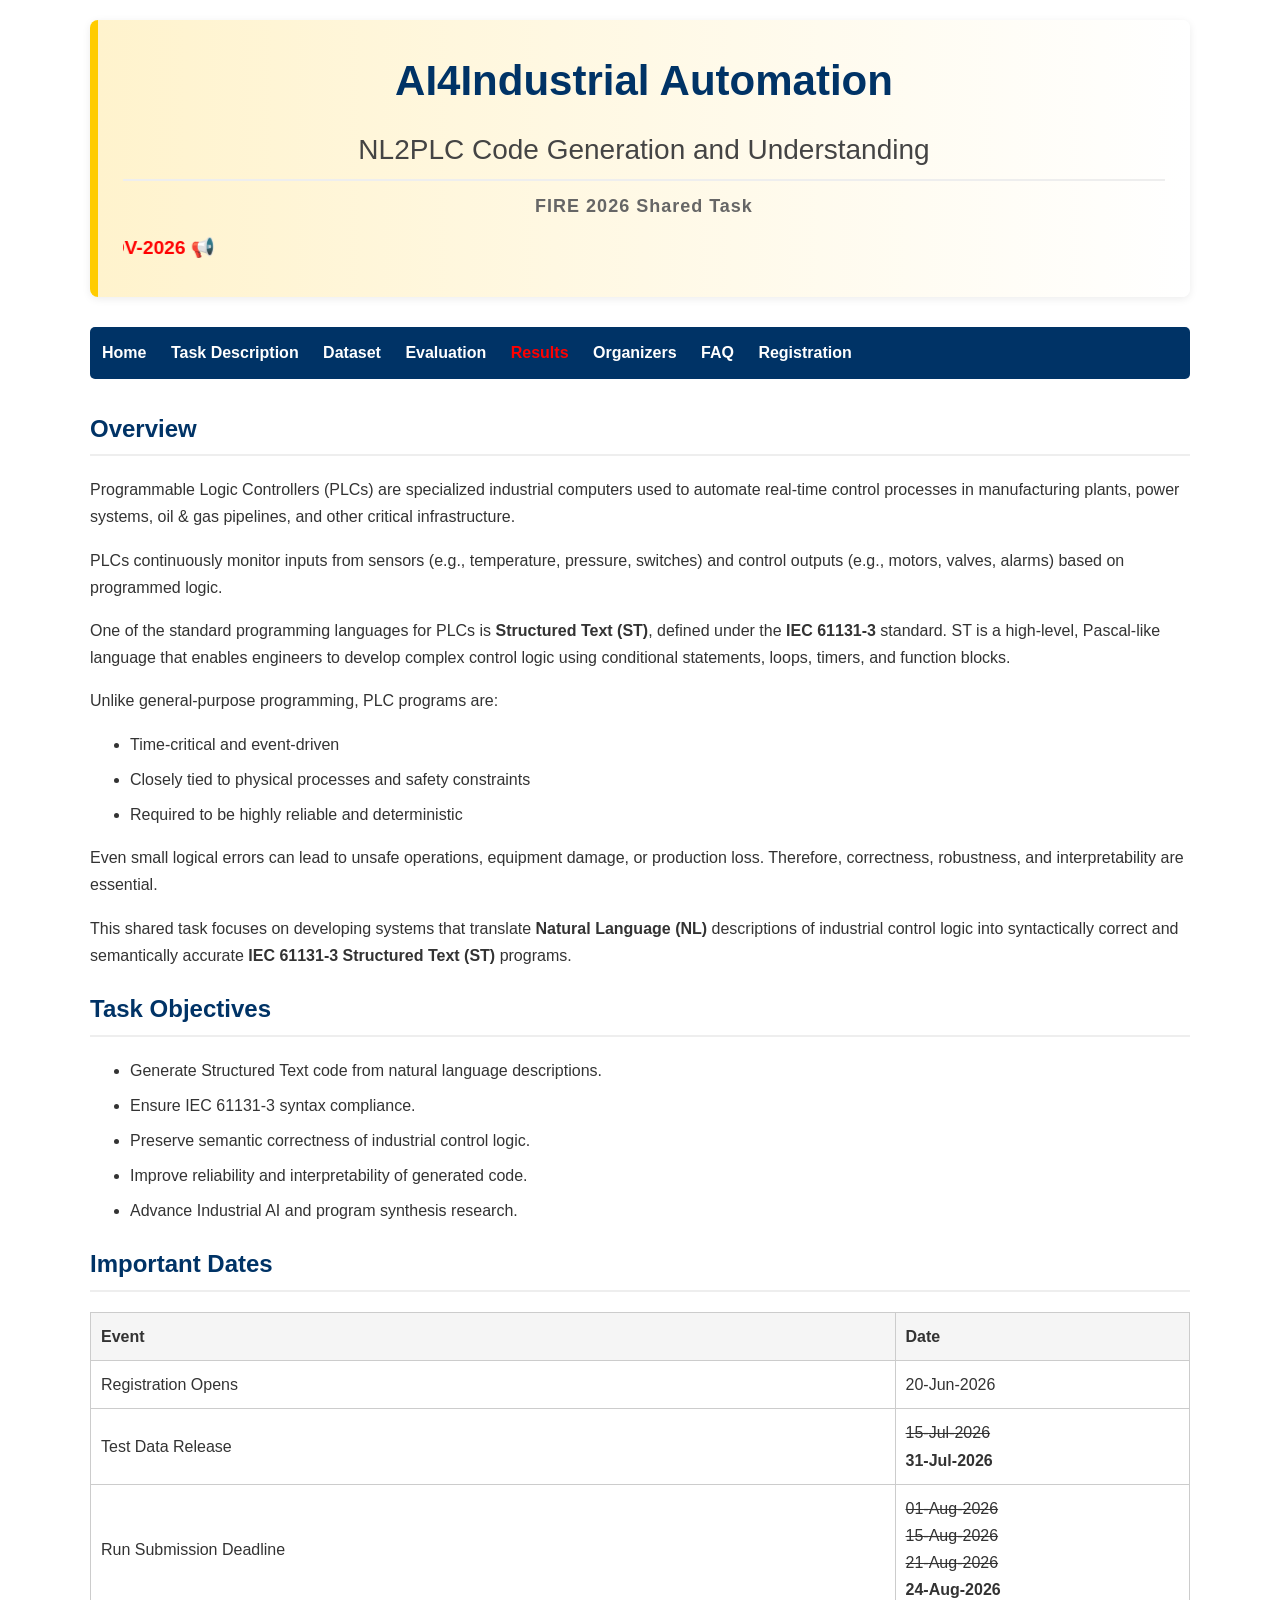
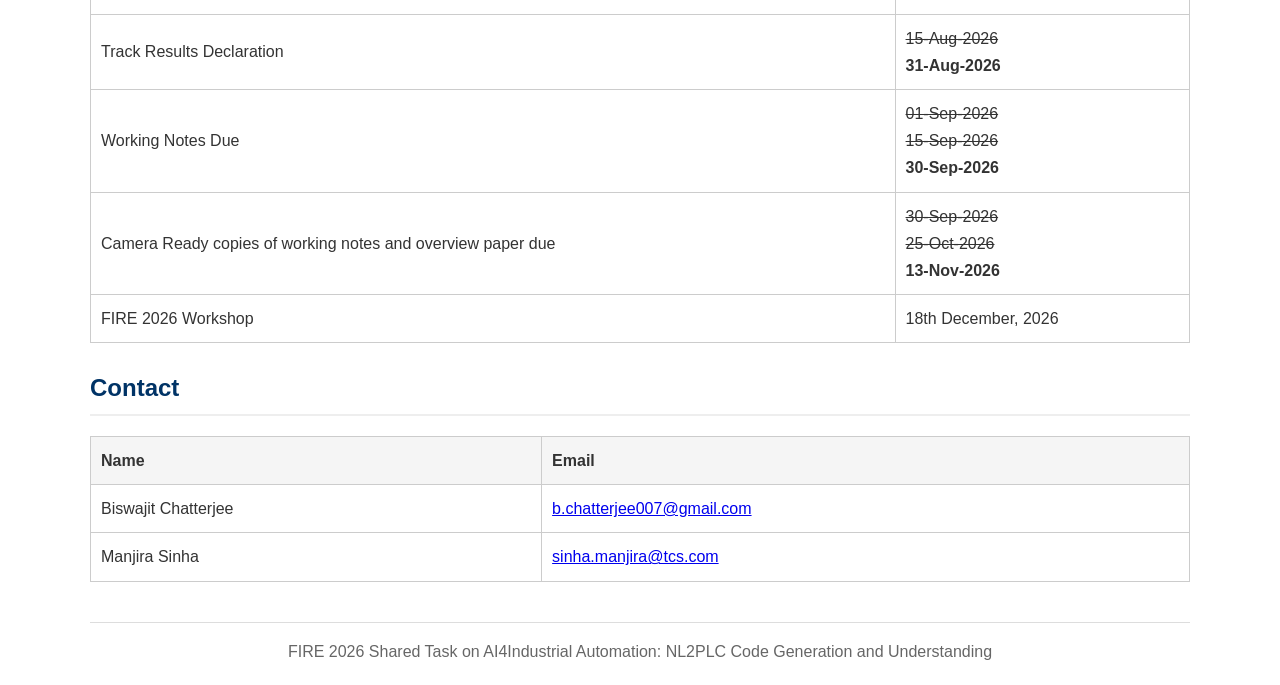
<file: index.html>
<!DOCTYPE html>
<html lang="en">
<head>
    <meta charset="UTF-8">
    <meta name="viewport" content="width=device-width, initial-scale=1.0">
    <title>FIRE 2026 Shared Task | AI4Industrial Automation</title>

    <link rel="stylesheet" href="css/style.css">
    <style>
    nav a.results-link {
        color: red;
        }
    </style>
</head>

<body>

<div class="banner">

    <h1 class="main-title">
        AI4Industrial Automation
    </h1>

    <h2 class="task-title">
        NL2PLC Code Generation and Understanding
    </h2>

    <div class="subtitle">
    FIRE 2026 Shared Task
</div>

<marquee direction="right" scrollamount="6" style="color:red;font-weight:bold;font-size:1.2em;margin-top:10px;">
    📢 Registration is now closed | Run Submission is now CLOSED | Leaderboard Published | Working Note Submission is CLOSED | Camera Ready Submission is OPEN | Deadline: 13-NOV-2026 📢 
</marquee>

</div>

<nav>
    <a href="index.html">Home</a>
    <a href="task.html">Task Description</a>
    <a href="dataset.html">Dataset</a>
    <a href="evaluation.html">Evaluation</a>
    <a href="results.html" class="results-link">Results</a>
    <a href="organizers.html">Organizers</a>
    <a href="faq.html">FAQ</a>
    <a href="registration.html">Registration</a>
</nav>

<h2>Overview</h2>

<p>
Programmable Logic Controllers (PLCs) are specialized industrial computers used
to automate real-time control processes in manufacturing plants, power systems,
oil & gas pipelines, and other critical infrastructure.
</p>

<p>
PLCs continuously monitor inputs from sensors (e.g., temperature, pressure,
switches) and control outputs (e.g., motors, valves, alarms) based on
programmed logic.
</p>

<p>
One of the standard programming languages for PLCs is
<strong>Structured Text (ST)</strong>, defined under the
<strong>IEC 61131-3</strong> standard. ST is a high-level,
Pascal-like language that enables engineers to develop complex control logic
using conditional statements, loops, timers, and function blocks.
</p>

<p>
Unlike general-purpose programming, PLC programs are:
</p>

<ul>
    <li>Time-critical and event-driven</li>
    <li>Closely tied to physical processes and safety constraints</li>
    <li>Required to be highly reliable and deterministic</li>
</ul>

<p>
Even small logical errors can lead to unsafe operations, equipment damage,
or production loss. Therefore, correctness, robustness, and interpretability
are essential.
</p>

<p>
This shared task focuses on developing systems that translate
<strong>Natural Language (NL)</strong> descriptions of industrial control logic
into syntactically correct and semantically accurate
<strong>IEC 61131-3 Structured Text (ST)</strong> programs.
</p>

<h2>Task Objectives</h2>

<ul>
    <li>Generate Structured Text code from natural language descriptions.</li>
    <li>Ensure IEC 61131-3 syntax compliance.</li>
    <li>Preserve semantic correctness of industrial control logic.</li>
    <li>Improve reliability and interpretability of generated code.</li>
    <li>Advance Industrial AI and program synthesis research.</li>
</ul>

<h2>Important Dates</h2>

<table>
    <tr>
        <th>Event</th>
        <th>Date</th>
    </tr>
    <tr>
        <td>Registration Opens</td>
        <td>20-Jun-2026</td>
    </tr>
        <tr>
        <td>Test Data Release</td>
        <td><del>15-Jul-2026</del><br>
            <strong>31-Jul-2026</strong></td>
    </tr>
<tr>
    <td>Run Submission Deadline</td>
    <td>
        <del>01-Aug-2026</del><br>
        <del>15-Aug-2026</del><br>
        <del>21-Aug-2026</del><br>
        <strong>24-Aug-2026</strong>
    </td>
</tr>
    <tr>
        <td>Track Results Declaration</td>
        <td><del>15-Aug-2026</del><br>
            <strong>31-Aug-2026</strong></td>
    </tr>
    <tr>
        <td>Working Notes Due</td>
        <td><del>01-Sep-2026</del><br>
            <del>15-Sep-2026</del><br>
            <strong>30-Sep-2026</strong></td>
    </tr>
    <tr>
        <td>Camera Ready copies of working notes and overview paper due</td>
        <td><del>30-Sep-2026</del><br>
        <del>25-Oct-2026</del><br>
        <strong>13-Nov-2026</strong></td>
    </tr>
    <tr>
        <td>FIRE 2026 Workshop</td>
        <td> 18th December, 2026</td>
    </tr>
</table>

<h2>Contact</h2>

<table border="1" cellpadding="5" cellspacing="0">
    <tr>
        <th>Name</th>
        <th>Email</th>
    </tr>
    <tr>
        <td>Biswajit Chatterjee</td>
        <td><a href="mailto:b.chatterjee007@gmail.com">b.chatterjee007@gmail.com</a></td>
    </tr>
    <tr>
        <td>Manjira Sinha</td>
        <td><a href="mailto:sinha.manjira@tcs.com">sinha.manjira@tcs.com</a></td>
    </tr>
</table>

<div class="footer">
    FIRE 2026 Shared Task on AI4Industrial Automation:
    NL2PLC Code Generation and Understanding
</div>

</body>
</html>
</file>
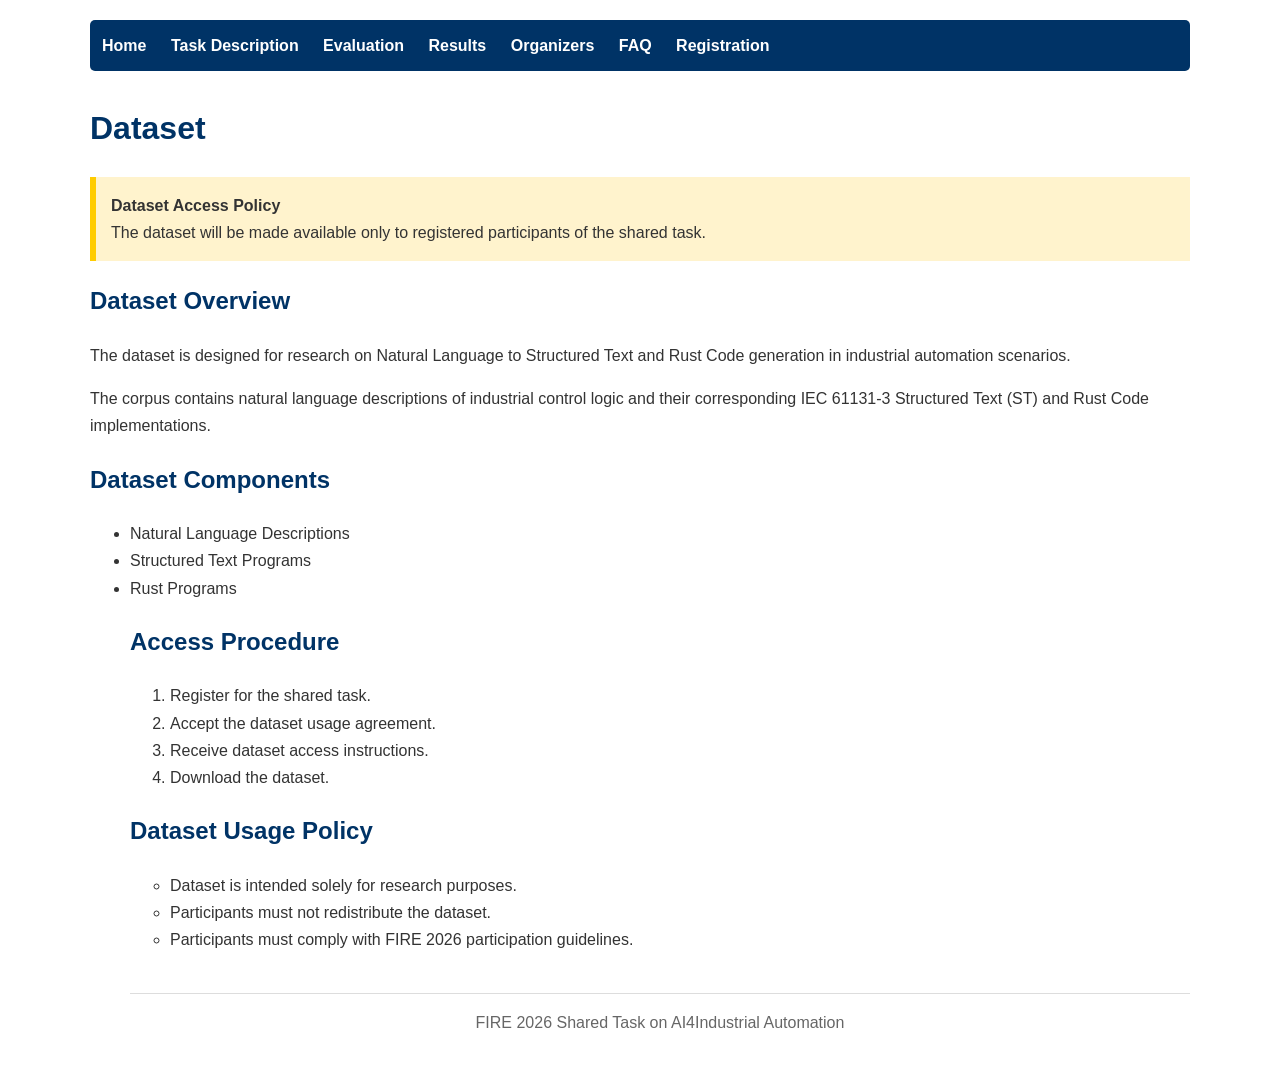
<file: dataset.html>
<!DOCTYPE html>
<html lang="en">
<head>
    <meta charset="UTF-8">
    <meta name="viewport" content="width=device-width, initial-scale=1.0">
    <title>Dataset | FIRE 2026 Shared Task</title>

    <style>
        body {
            font-family: Arial, Helvetica, sans-serif;
            max-width: 1100px;
            margin: auto;
            padding: 20px;
            line-height: 1.7;
            color: #333;
        }

        nav {
            background: #003366;
            padding: 12px;
            border-radius: 5px;
            margin-bottom: 30px;
        }

        nav a {
            color: white;
            text-decoration: none;
            margin-right: 20px;
            font-weight: bold;
        }

        h1, h2 {
            color: #003366;
        }

        .notice {
            background: #fff3cd;
            border-left: 6px solid #ffcc00;
            padding: 15px;
            margin: 20px 0;
        }

        .footer {
            margin-top: 40px;
            border-top: 1px solid #ddd;
            padding-top: 15px;
            text-align: center;
            color: #666;
        }
    </style>
</head>

<body>

<nav>
    <a href="index.html">Home</a>
    <a href="task.html">Task Description</a>
    <a href="evaluation.html">Evaluation</a>
    <a href="results.html">Results</a>
    <a href="organizers.html">Organizers</a>
    <a href="faq.html">FAQ</a>
    <a href="registration.html">Registration</a>
</nav>

<h1>Dataset</h1>

<div class="notice">
<b>Dataset Access Policy</b><br>
The dataset will be made available only to registered participants of the shared task.
</div>

<h2>Dataset Overview</h2>

<p>
The dataset is designed for research on Natural Language to Structured Text and Rust Code 
generation in industrial automation scenarios.
</p>

<p>
The corpus contains natural language descriptions of industrial control logic
and their corresponding IEC 61131-3 Structured Text (ST) and Rust Code implementations.
</p>

<h2>Dataset Components</h2>

<ul>
    <li>Natural Language Descriptions</li>
    <li>Structured Text Programs</li>
    <li>Rust Programs</li
</ul>

<h2>Access Procedure</h2>

<ol>
    <li>Register for the shared task.</li>
    <li>Accept the dataset usage agreement.</li>
    <li>Receive dataset access instructions.</li>
    <li>Download the dataset.</li>
</ol>

<h2>Dataset Usage Policy</h2>

<ul>
    <li>Dataset is intended solely for research purposes.</li>
    <li>Participants must not redistribute the dataset.</li>
    <li>Participants must comply with FIRE 2026 participation guidelines.</li>
</ul>

<div class="footer">
FIRE 2026 Shared Task on AI4Industrial Automation
</div>

</body>
</html>
</file>
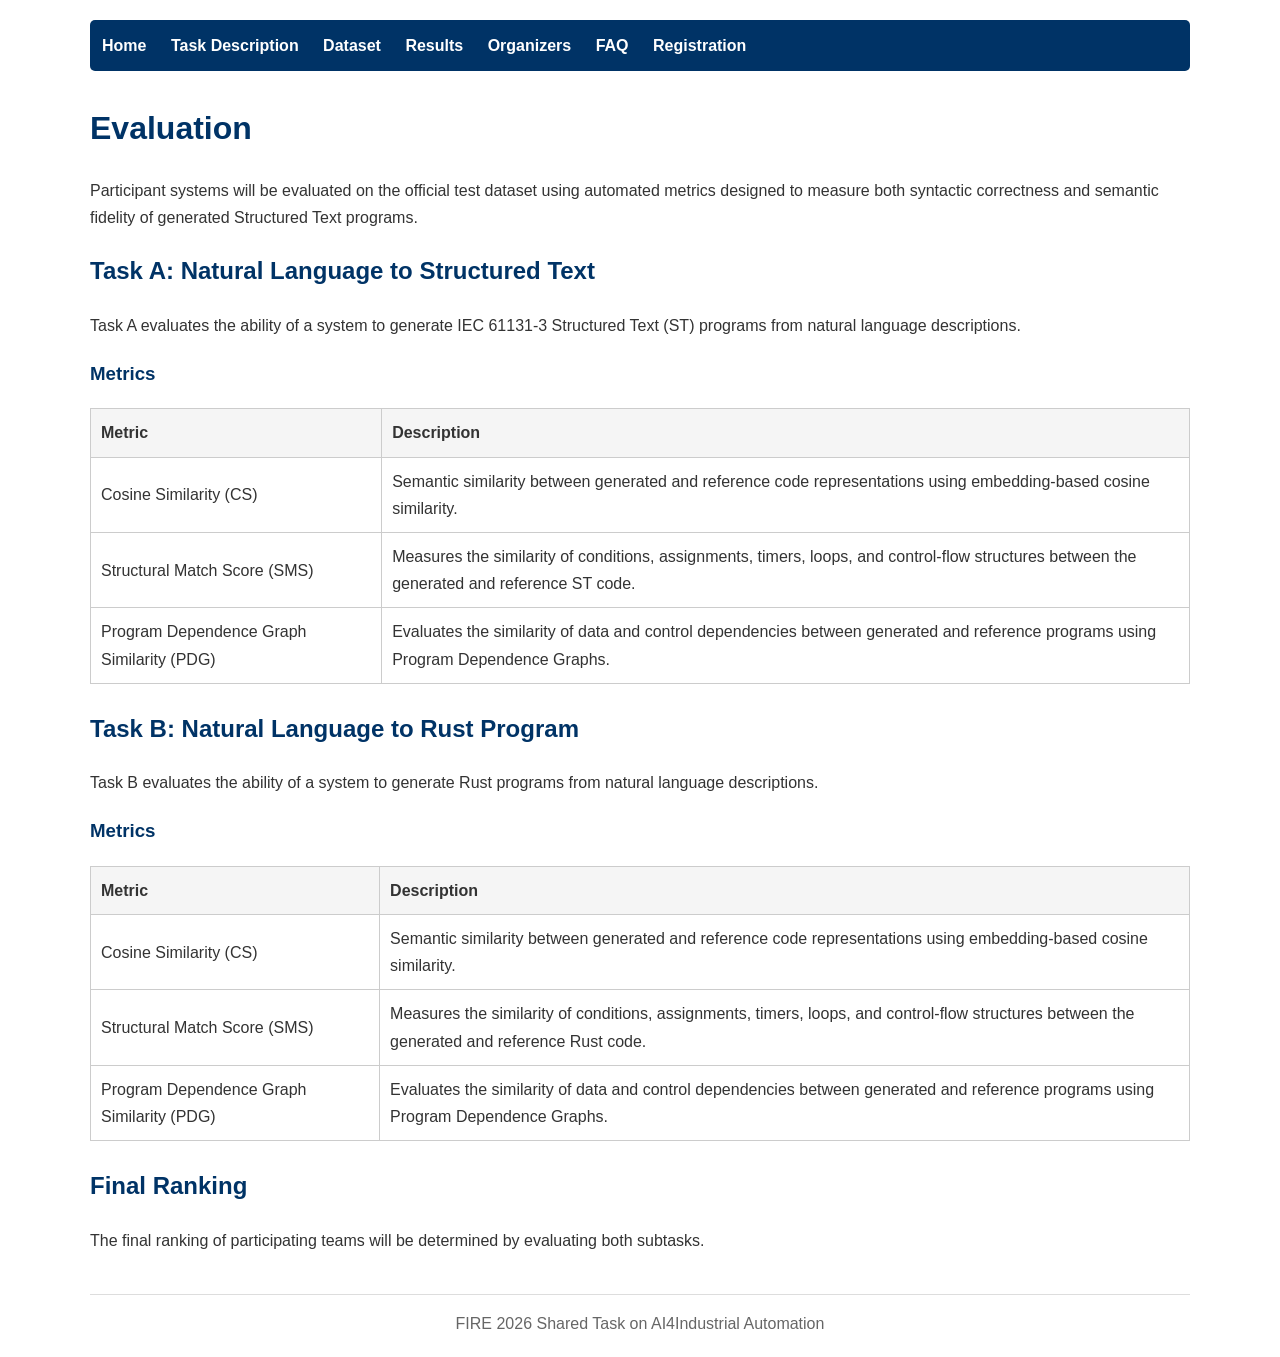
<file: evaluation.html>
<!DOCTYPE html>
<html lang="en">
<head>
    <meta charset="UTF-8">
    <meta name="viewport" content="width=device-width, initial-scale=1.0">
    <title>Evaluation | FIRE 2026 Shared Task</title>

    <style>
        body {
            font-family: Arial, Helvetica, sans-serif;
            max-width: 1100px;
            margin: auto;
            padding: 20px;
            line-height: 1.7;
            color: #333;
        }

        nav {
            background: #003366;
            padding: 12px;
            border-radius: 5px;
            margin-bottom: 30px;
        }

        nav a {
            color: white;
            text-decoration: none;
            margin-right: 20px;
            font-weight: bold;
        }

        h1, h2, h3 {
            color: #003366;
        }

        .formula {
            background: #f4f4f4;
            border-left: 5px solid #003366;
            padding: 15px;
            margin: 15px 0;
            font-weight: bold;
        }

        table {
            width: 100%;
            border-collapse: collapse;
            margin-top: 15px;
            margin-bottom: 25px;
        }

        table, th, td {
            border: 1px solid #cccccc;
        }

        th {
            background: #f5f5f5;
        }

        th, td {
            padding: 10px;
            text-align: left;
        }

        .footer {
            margin-top: 40px;
            border-top: 1px solid #ddd;
            padding-top: 15px;
            text-align: center;
            color: #666;
        }
    </style>
</head>

<body>

<nav>
    <a href="index.html">Home</a>
    <a href="task.html">Task Description</a>
    <a href="dataset.html">Dataset</a>
    <a href="results.html">Results</a>
    <a href="organizers.html">Organizers</a>
    <a href="faq.html">FAQ</a>
    <a href="registration.html">Registration</a>
</nav>

<h1>Evaluation</h1>

<p>
Participant systems will be evaluated on the official test dataset
using automated metrics designed to measure both syntactic correctness
and semantic fidelity of generated Structured Text programs.
</p>

<h2>Task A: Natural Language to Structured Text</h2>

<p>
Task A evaluates the ability of a system to generate IEC 61131-3
Structured Text (ST) programs from natural language descriptions.
</p>

<h3>Metrics</h3>

<table>
    <tr>
        <th>Metric</th>
        <th>Description</th>
    </tr>
    <tr>
        <td>Cosine Similarity (CS)</td>
        <td>Semantic similarity between generated and reference code representations using embedding-based cosine similarity.</td>
    </tr>
    <tr>
        <td>Structural Match Score (SMS)</td>
        <td>Measures the similarity of conditions, assignments, timers, loops, and control-flow structures between the generated and reference ST code.</td>
    </tr>

    <tr>
        <td>Program Dependence Graph Similarity (PDG)</td>
        <td>Evaluates the similarity of data and control dependencies between generated and reference programs using Program Dependence Graphs.</td>
    </tr>
</table>

<h2>Task B: Natural Language to Rust Program</h2>

<p>
Task B evaluates the ability of a system to generate Rust programs from natural language descriptions.
</p>

<h3>Metrics</h3>

<table>
<tr>
    <th>Metric</th>
    <th>Description</th>
</tr>
<tr>
        <td>Cosine Similarity (CS)</td>
        <td>Semantic similarity between generated and reference code representations using embedding-based cosine similarity.</td>
    </tr>
    <tr>
        <td>Structural Match Score (SMS)</td>
        <td>Measures the similarity of conditions, assignments, timers, loops, and control-flow structures between the generated and reference Rust code.</td>
    </tr>

    <tr>
        <td>Program Dependence Graph Similarity (PDG)</td>
        <td>Evaluates the similarity of data and control dependencies between generated and reference programs using Program Dependence Graphs.</td>
    </tr>
</table>

<h2>Final Ranking</h2>

<p>
The final ranking of participating teams will be determined by 
evaluating both subtasks.
</p>

<div class="footer">
FIRE 2026 Shared Task on AI4Industrial Automation
</div>

</body>
</html>
</file>
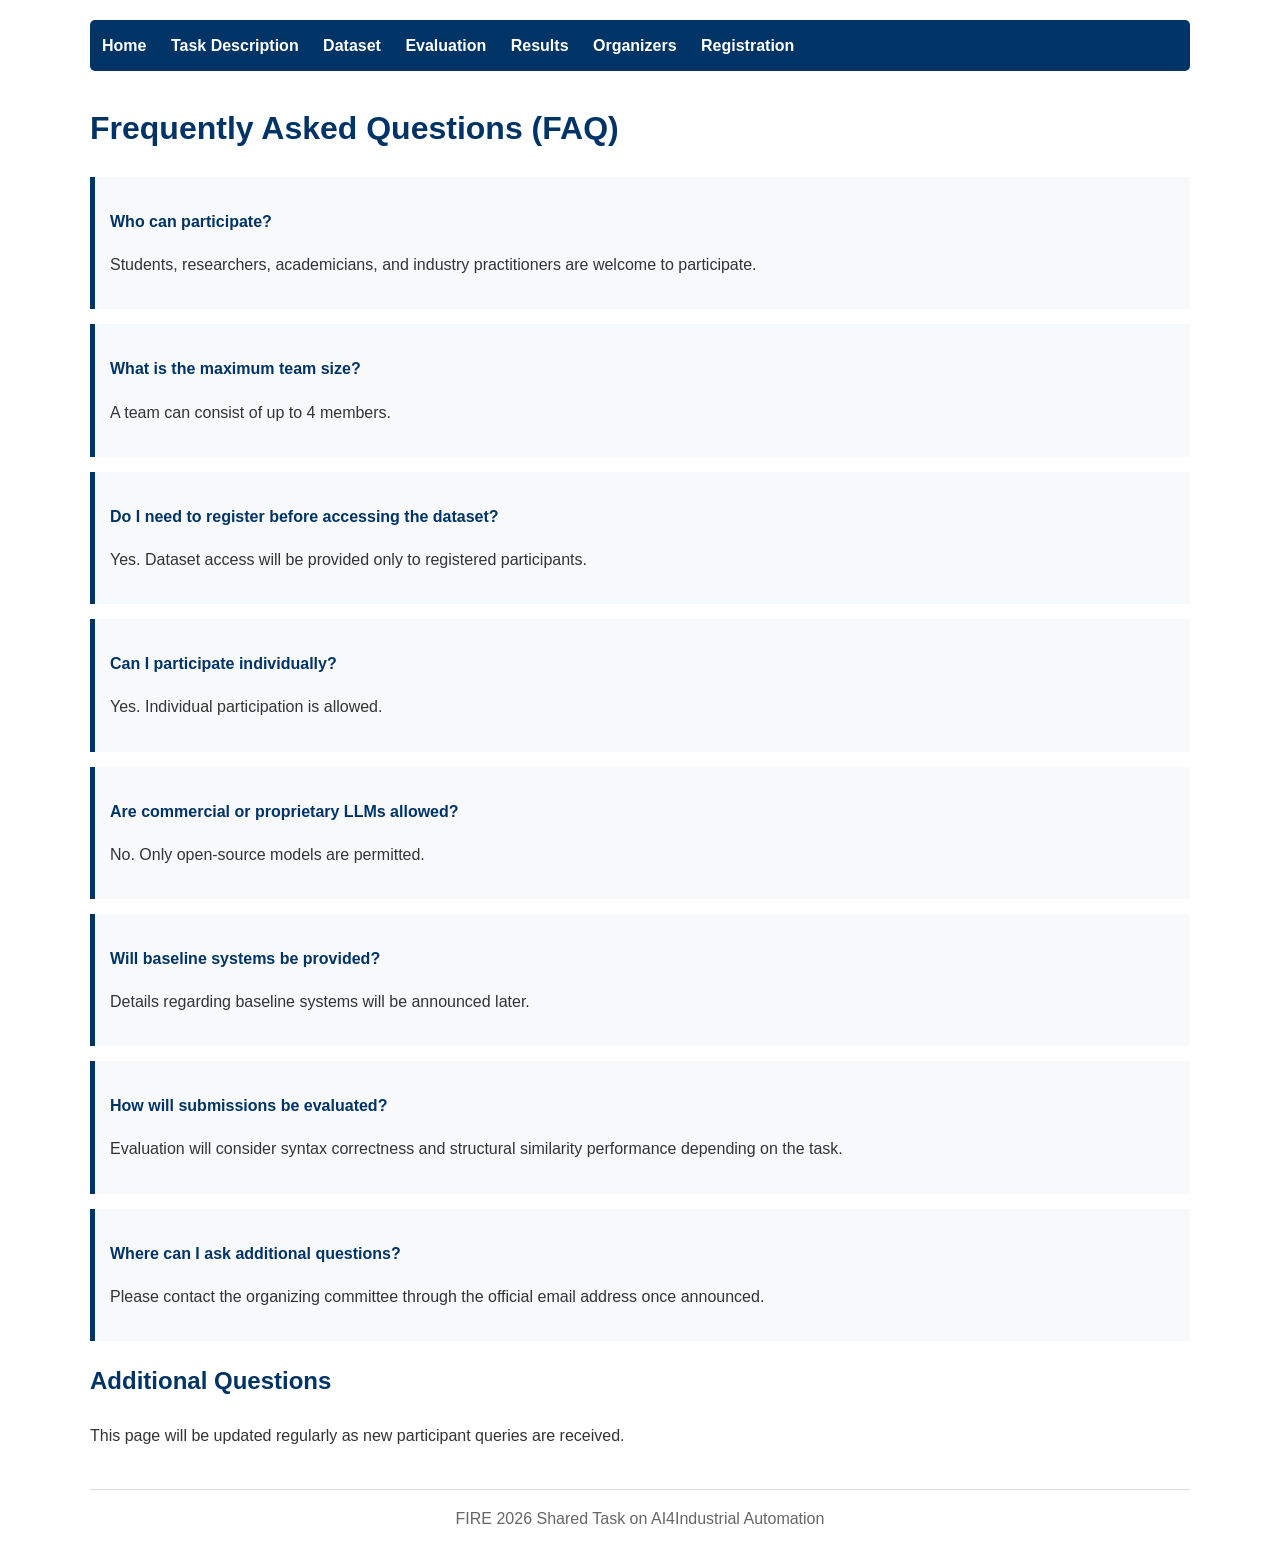
<file: faq.html>
<!DOCTYPE html>
<html lang="en">
<head>
    <meta charset="UTF-8">
    <meta name="viewport" content="width=device-width, initial-scale=1.0">
    <title>FAQ | FIRE 2026 Shared Task</title>

    <style>
        body {
            font-family: Arial, Helvetica, sans-serif;
            max-width: 1100px;
            margin: auto;
            padding: 20px;
            line-height: 1.7;
            color: #333;
        }

        nav {
            background: #003366;
            padding: 12px;
            border-radius: 5px;
            margin-bottom: 30px;
        }

        nav a {
            color: white;
            text-decoration: none;
            margin-right: 20px;
            font-weight: bold;
        }

        h1, h2 {
            color: #003366;
        }

        .faq {
            background: #f8f9fa;
            border-left: 5px solid #003366;
            padding: 15px;
            margin-bottom: 15px;
        }

        .question {
            font-weight: bold;
            color: #003366;
        }

        .footer {
            margin-top: 40px;
            border-top: 1px solid #ddd;
            padding-top: 15px;
            text-align: center;
            color: #666;
        }
    </style>
</head>

<body>

<nav>
    <a href="index.html">Home</a>
    <a href="task.html">Task Description</a>
    <a href="dataset.html">Dataset</a>
    <a href="evaluation.html">Evaluation</a>
    <a href="results.html">Results</a>
    <a href="organizers.html">Organizers</a>
    <a href="registration.html">Registration</a>
</nav>

<h1>Frequently Asked Questions (FAQ)</h1>

<div class="faq">
    <p class="question">Who can participate?</p>
    <p>
        Students, researchers, academicians, and industry practitioners are welcome to participate.
    </p>
</div>

<div class="faq">
    <p class="question">What is the maximum team size?</p>
    <p>
        A team can consist of up to 4 members.
    </p>
</div>

<div class="faq">
    <p class="question">Do I need to register before accessing the dataset?</p>
    <p>
        Yes. Dataset access will be provided only to registered participants.
    </p>
</div>

<div class="faq">
    <p class="question">Can I participate individually?</p>
    <p>
        Yes. Individual participation is allowed.
    </p>
</div>

<div class="faq">
    <p class="question">Are commercial or proprietary LLMs allowed?</p>
    <p>
        No. Only open-source models are permitted.
    </p>
</div>

<div class="faq">
    <p class="question">Will baseline systems be provided?</p>
    <p>
        Details regarding baseline systems will be announced later.
    </p>
</div>

<div class="faq">
    <p class="question">How will submissions be evaluated?</p>
    <p>
        Evaluation will consider syntax correctness and structural similarity performance depending on the task.
    </p>
</div>

<div class="faq">
    <p class="question">Where can I ask additional questions?</p>
    <p>
        Please contact the organizing committee through the official email address once announced.
    </p>
</div>

<h2>Additional Questions</h2>

<p>
This page will be updated regularly as new participant queries are received.
</p>

<div class="footer">
FIRE 2026 Shared Task on AI4Industrial Automation
</div>

</body>
</html>
</file>
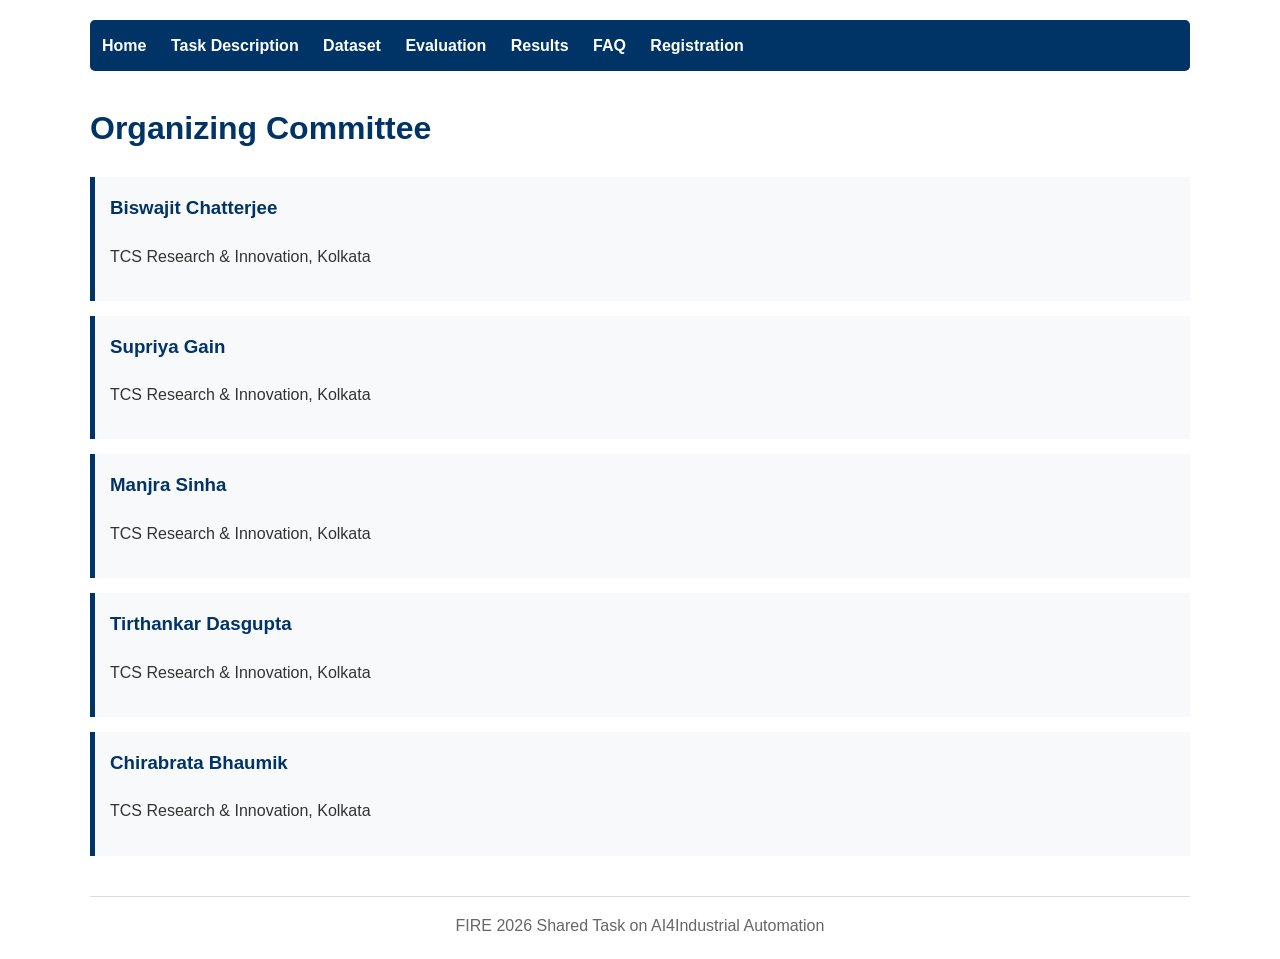
<file: organizers.html>
<!DOCTYPE html>
<html lang="en">
<head>
    <meta charset="UTF-8">
    <meta name="viewport" content="width=device-width, initial-scale=1.0">
    <title>Organizers | FIRE 2026 Shared Task</title>

    <style>
        body {
            font-family: Arial, Helvetica, sans-serif;
            max-width: 1100px;
            margin: auto;
            padding: 20px;
            line-height: 1.7;
            color: #333;
        }

        nav {
            background: #003366;
            padding: 12px;
            border-radius: 5px;
            margin-bottom: 30px;
        }

        nav a {
            color: white;
            text-decoration: none;
            margin-right: 20px;
            font-weight: bold;
        }

        h1, h2 {
            color: #003366;
        }

        .member {
            background: #f8f9fa;
            border-left: 5px solid #003366;
            padding: 15px;
            margin-bottom: 15px;
        }

        .member h3 {
            margin-top: 0;
            color: #003366;
        }

        .footer {
            margin-top: 40px;
            border-top: 1px solid #ddd;
            padding-top: 15px;
            text-align: center;
            color: #666;
        }
    </style>
</head>

<body>

<nav>
    <a href="index.html">Home</a>
    <a href="task.html">Task Description</a>
    <a href="dataset.html">Dataset</a>
    <a href="evaluation.html">Evaluation</a>
    <a href="results.html">Results</a>
    <a href="faq.html">FAQ</a>
    <a href="registration.html">Registration</a>
</nav>

<h1>Organizing Committee</h1>

<div class="member">
    <h3>Biswajit Chatterjee</h3>
    <p>
    TCS Research & Innovation, Kolkata
    </p>
</div>

<div class="member">
    <h3>Supriya Gain</h3>
    <p>
    TCS Research & Innovation, Kolkata
    </p>
</div>

<div class="member">
    <h3>Manjra Sinha</h3>
    <p>
    TCS Research & Innovation, Kolkata
    </p>
</div>

<div class="member">
    <h3>Tirthankar Dasgupta</h3>
    <p>
    TCS Research & Innovation, Kolkata
    </p>
</div>

<div class="member">
    <h3>Chirabrata Bhaumik</h3>
    <p>
    TCS Research & Innovation, Kolkata
    </p>
</div>

<div class="footer">
FIRE 2026 Shared Task on AI4Industrial Automation
</div>

</body>
</html>
</file>
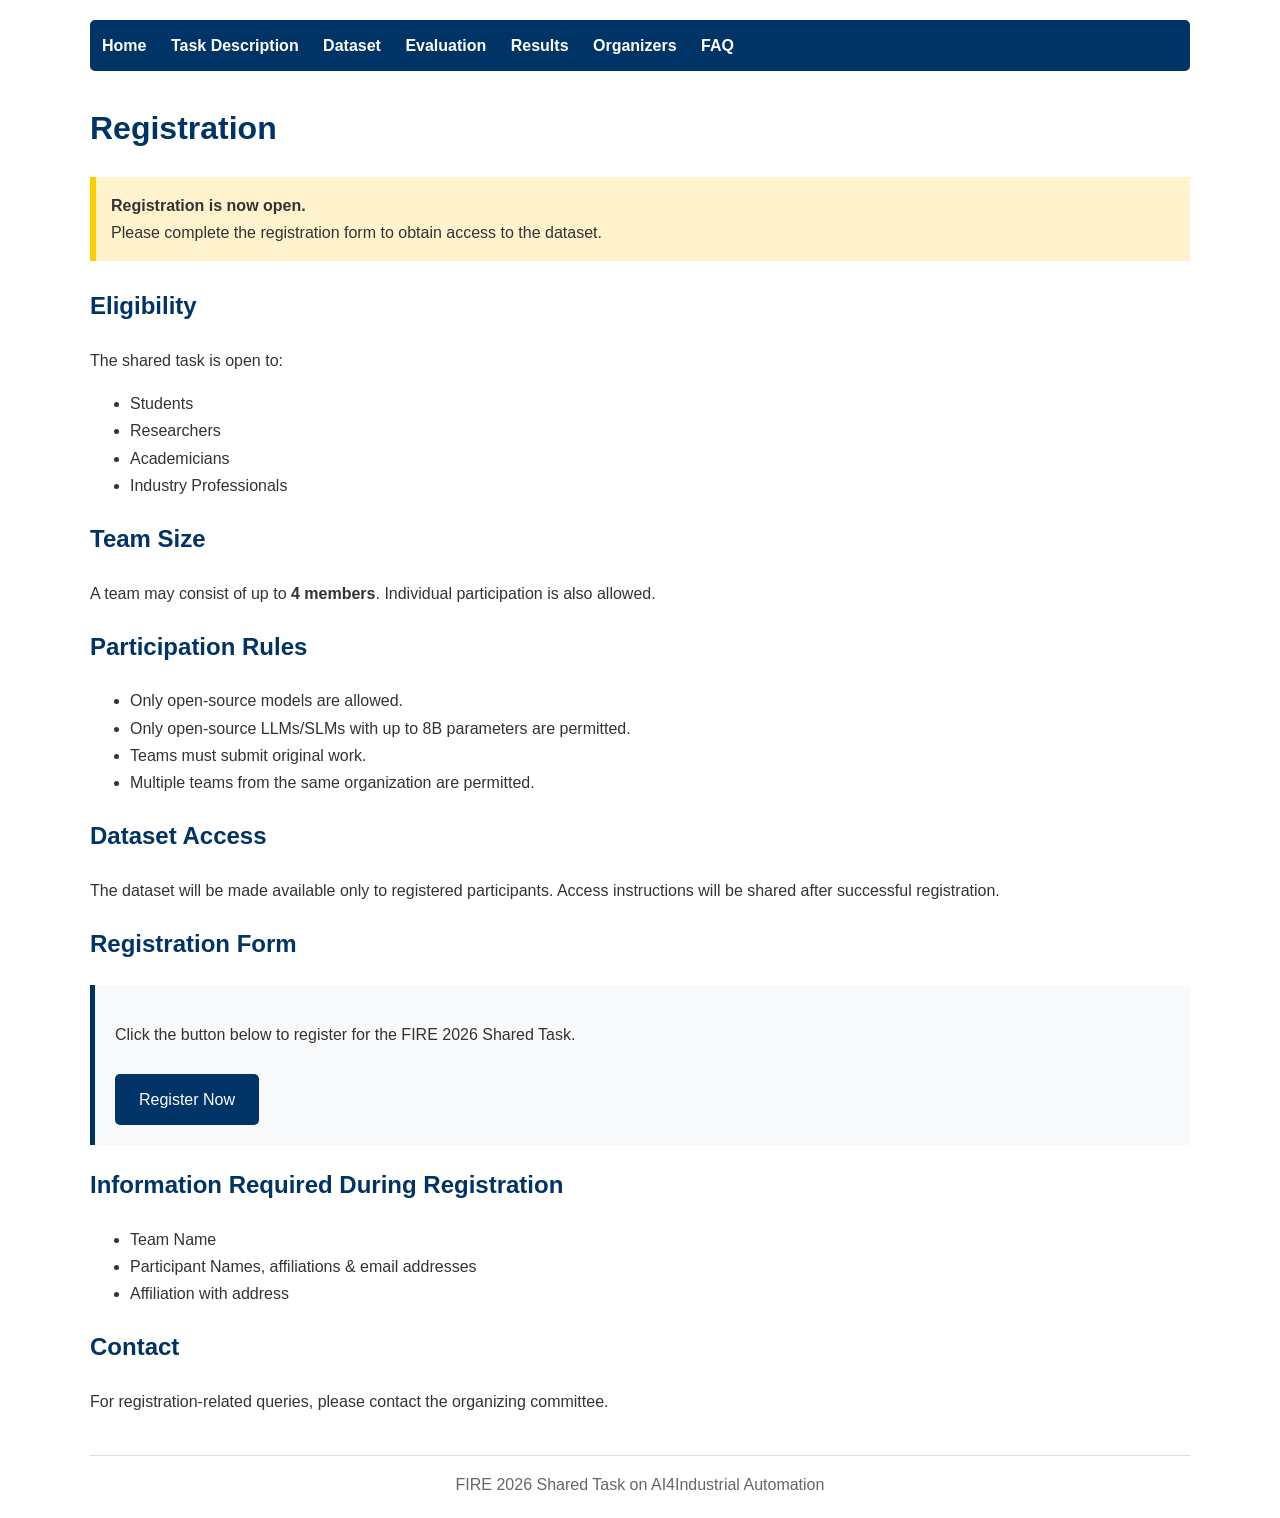
<file: registration.html>
<!DOCTYPE html>
<html lang="en">
<head>
    <meta charset="UTF-8">
    <meta name="viewport" content="width=device-width, initial-scale=1.0">
    <title>Registration | FIRE 2026 Shared Task</title>

    <style>
        body {
            font-family: Arial, Helvetica, sans-serif;
            max-width: 1100px;
            margin: auto;
            padding: 20px;
            line-height: 1.7;
            color: #333;
        }

        nav {
            background: #003366;
            padding: 12px;
            border-radius: 5px;
            margin-bottom: 30px;
        }

        nav a {
            color: white;
            text-decoration: none;
            margin-right: 20px;
            font-weight: bold;
        }

        h1, h2 {
            color: #003366;
        }

        .notice {
            background: #fff3cd;
            border-left: 6px solid #ffcc00;
            padding: 15px;
            margin-bottom: 25px;
        }

        .registration-box {
            background: #f8f9fa;
            border-left: 5px solid #003366;
            padding: 20px;
            margin-top: 20px;
        }

        .button {
            display: inline-block;
            background: #003366;
            color: white;
            padding: 12px 24px;
            text-decoration: none;
            border-radius: 5px;
            margin-top: 10px;
        }

        .button:hover {
            background: #00509e;
        }

        .footer {
            margin-top: 40px;
            border-top: 1px solid #ddd;
            padding-top: 15px;
            text-align: center;
            color: #666;
        }
    </style>
</head>

<body>

<nav>
    <a href="index.html">Home</a>
    <a href="task.html">Task Description</a>
    <a href="dataset.html">Dataset</a>
    <a href="evaluation.html">Evaluation</a>
    <a href="results.html">Results</a>
    <a href="organizers.html">Organizers</a>
    <a href="faq.html">FAQ</a>
</nav>

<h1>Registration</h1>

<div class="notice">
<b>Registration is now open.</b><br>
Please complete the registration form to obtain access to the dataset.
</div>

<h2>Eligibility</h2>

<p>
The shared task is open to:
</p>

<ul>
    <li>Students</li>
    <li>Researchers</li>
    <li>Academicians</li>
    <li>Industry Professionals</li>
</ul>

<h2>Team Size</h2>

<p>
A team may consist of up to <b>4 members</b>.
Individual participation is also allowed.
</p>

<h2>Participation Rules</h2>

<ul>
    <li>Only open-source models are allowed.</li>
    <li>Only open-source LLMs/SLMs with up to 8B parameters are permitted.</li>
    <li>Teams must submit original work.</li>
    <li>Multiple teams from the same organization are permitted.</li>
</ul>

<h2>Dataset Access</h2>

<p>
The dataset will be made available only to registered participants.
Access instructions will be shared after successful registration.
</p>

<h2>Registration Form</h2>

<div class="registration-box">

<p>
Click the button below to register for the FIRE 2026 Shared Task.
</p>

<a href="https://docs.google.com/forms/d/e/1FAIpQLSevPKIKN84eTKhNo9n6pJY3xsAwUFM9ibHOA33KXClsSo_GYA/viewform"
   target="_blank"
   class="button">
   Register Now
</a>

</div>

<h2>Information Required During Registration</h2>

<ul>
    <li>Team Name</li>
    <li>Participant Names, affiliations & email addresses</li>
    <li>Affiliation with address</li>
</ul>

<h2>Contact</h2>

<p>
For registration-related queries, please contact the organizing committee.
</p>

<div class="footer">
FIRE 2026 Shared Task on AI4Industrial Automation
</div>

</body>
</html>
</file>
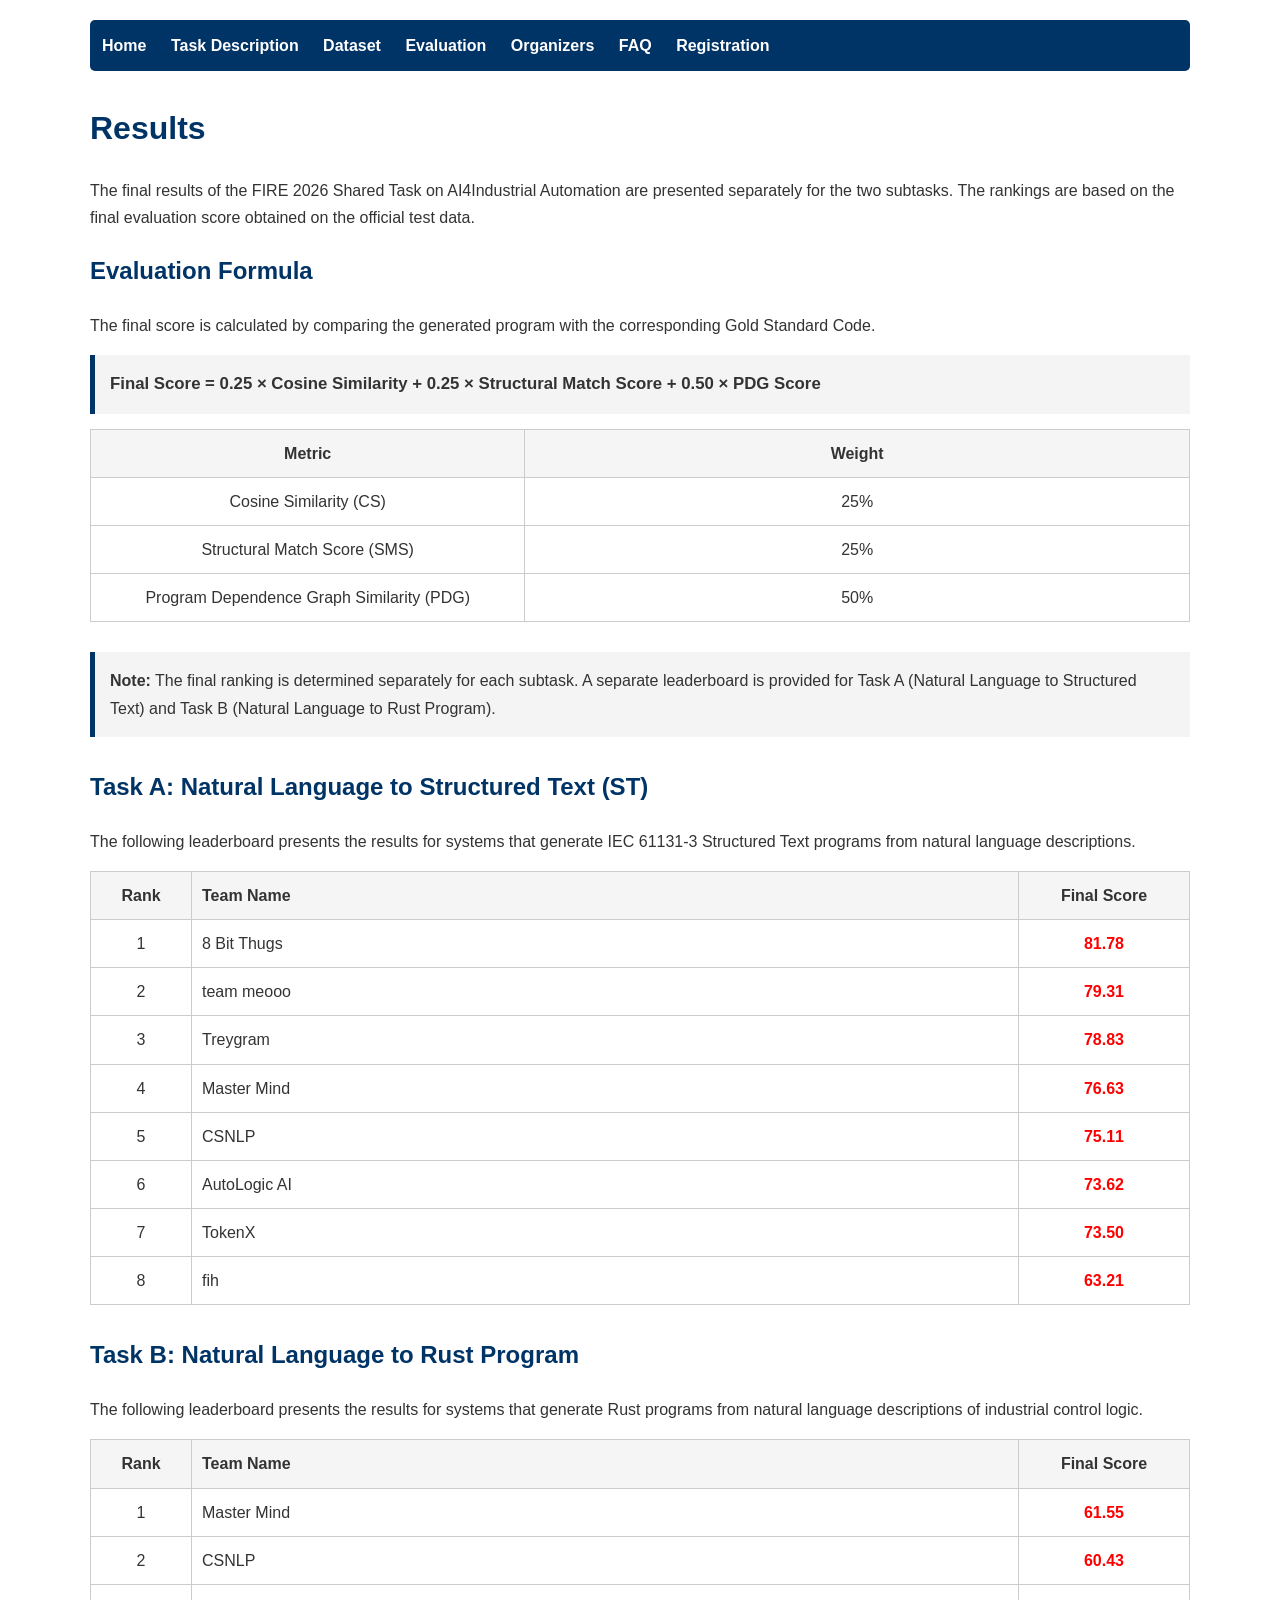
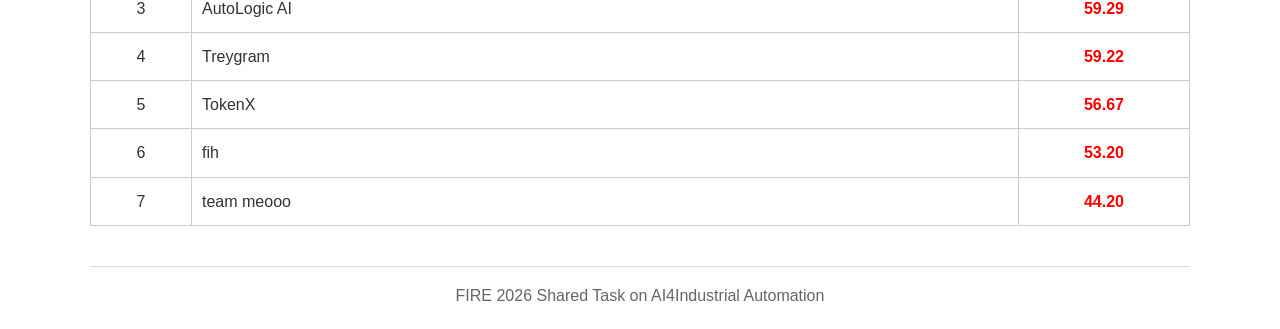
<file: results.html>
<!DOCTYPE html>
<html lang="en">
<head>
    <meta charset="UTF-8">
    <meta name="viewport" content="width=device-width, initial-scale=1.0">
    <title>Results | FIRE 2026 Shared Task</title>

    <style>
        body {
            font-family: Arial, Helvetica, sans-serif;
            max-width: 1100px;
            margin: auto;
            padding: 20px;
            line-height: 1.7;
            color: #333;
        }

        nav {
            background: #003366;
            padding: 12px;
            border-radius: 5px;
            margin-bottom: 30px;
        }

        nav a {
            color: white;
            text-decoration: none;
            margin-right: 20px;
            font-weight: bold;
        }

        h1, h2, h3 {
            color: #003366;
        }

        .section {
            margin-bottom: 30px;
        }

        .formula {
            background: #f4f4f4;
            border-left: 5px solid #003366;
            padding: 15px;
            margin: 15px 0;
            font-weight: bold;
            font-size: 1.05em;
        }

        table {
            width: 100%;
            border-collapse: collapse;
            margin-top: 15px;
            margin-bottom: 30px;
        }

        table, th, td {
            border: 1px solid #cccccc;
        }

        th {
            background: #f5f5f5;
        }

        th, td {
            padding: 10px;
            text-align: left;
        }

        th:first-child,
        td:first-child {
            text-align: center;
            width: 80px;
        }

        th:last-child,
        td:last-child {
            text-align: center;
            width: 150px;
        }


        .result-value {
            color: red;
            font-weight: bold;
        }

        .note {
            background: #f4f4f4;
            border-left: 5px solid #003366;
            padding: 15px;
            margin: 15px 0;
        }

        .footer {
            margin-top: 40px;
            border-top: 1px solid #ddd;
            padding-top: 15px;
            text-align: center;
            color: #666;
        }
    </style>
</head>

<body>

<nav>
    <a href="index.html">Home</a>
    <a href="task.html">Task Description</a>
    <a href="dataset.html">Dataset</a>
    <a href="evaluation.html">Evaluation</a>
    <a href="organizers.html">Organizers</a>
    <a href="faq.html">FAQ</a>
    <a href="registration.html">Registration</a>
</nav>

<h1>Results</h1>

<p>
The final results of the FIRE 2026 Shared Task on AI4Industrial Automation
are presented separately for the two subtasks. The rankings are based on
the final evaluation score obtained on the official test data.
</p>

<div class="section">
    <h2>Evaluation Formula</h2>

    <p>
        The final score is calculated by comparing the generated program
        with the corresponding Gold Standard Code.
    </p>

    <div class="formula">
        Final Score =
        0.25 × Cosine Similarity +
        0.25 × Structural Match Score +
        0.50 × PDG Score
    </div>

    <table>
        <tr>
            <th>Metric</th>
            <th>Weight</th>
        </tr>
        <tr>
            <td>Cosine Similarity (CS)</td>
            <td>25%</td>
        </tr>
        <tr>
            <td>Structural Match Score (SMS)</td>
            <td>25%</td>
        </tr>
        <tr>
            <td>Program Dependence Graph Similarity (PDG)</td>
            <td>50%</td>
        </tr>
    </table>

    <div class="note">
        <strong>Note:</strong> The final ranking is determined separately
        for each subtask. A separate leaderboard is provided for
        Task A (Natural Language to Structured Text) and
        Task B (Natural Language to Rust Program).
    </div>
</div>

<div class="section">
    <h2>Task A: Natural Language to Structured Text (ST)</h2>

    <p>
        The following leaderboard presents the results for systems that
        generate IEC 61131-3 Structured Text programs from natural language
        descriptions.
    </p>

    <table>
        <tr>
            <th>Rank</th>
            <th>Team Name</th>
            <th>Final Score</th>
        </tr>
        <tr>
            <td>1</td>
            <td>8 Bit Thugs</td>
            <td class="result-value">81.78</td>
        </tr>
        <tr>
            <td>2</td>
            <td>team meooo</td>
            <td class="result-value">79.31</td>
        </tr>
        <tr>
            <td>3</td>
            <td>Treygram</td>
            <td class="result-value">78.83</td>
        </tr>
        <tr>
            <td>4</td>
            <td>Master Mind</td>
            <td class="result-value">76.63</td>
        </tr>
        <tr>
            <td>5</td>
            <td>CSNLP</td>
            <td class="result-value">75.11</td>
        </tr>
        <tr>
            <td>6</td>
            <td>AutoLogic AI</td>
            <td class="result-value">73.62</td>
        </tr>
        <tr>
            <td>7</td>
            <td>TokenX</td>
            <td class="result-value">73.50</td>
        </tr>
        <tr>
            <td>8</td>
            <td>fih</td>
            <td class="result-value">63.21</td>
        </tr>
    </table>
</div>

<div class="section">
    <h2>Task B: Natural Language to Rust Program</h2>

    <p>
        The following leaderboard presents the results for systems that
        generate Rust programs from natural language descriptions of
        industrial control logic.
    </p>

    <table>
        <tr>
            <th>Rank</th>
            <th>Team Name</th>
            <th>Final Score</th>
        </tr>
        <tr>
            <td>1</td>
            <td>Master Mind</td>
            <td class="result-value">61.55</td>
        </tr>
        <tr>
            <td>2</td>
            <td>CSNLP</td>
            <td class="result-value">60.43</td>
        </tr>
        <tr>
            <td>3</td>
            <td>AutoLogic AI</td>
            <td class="result-value">59.29</td>
        </tr>
        <tr>
            <td>4</td>
            <td>Treygram</td>
            <td class="result-value">59.22</td>
        </tr>
        <tr>
            <td>5</td>
            <td>TokenX</td>
            <td class="result-value">56.67</td>
        </tr>
        <tr>
            <td>6</td>
            <td>fih</td>
            <td class="result-value">53.20</td>
        </tr>
        <tr>
            <td>7</td>
            <td>team meooo</td>
            <td class="result-value">44.20</td>
        </tr>
    </table>
</div>

<div class="footer">
    FIRE 2026 Shared Task on AI4Industrial Automation
</div>

</body>
</html>
</file>
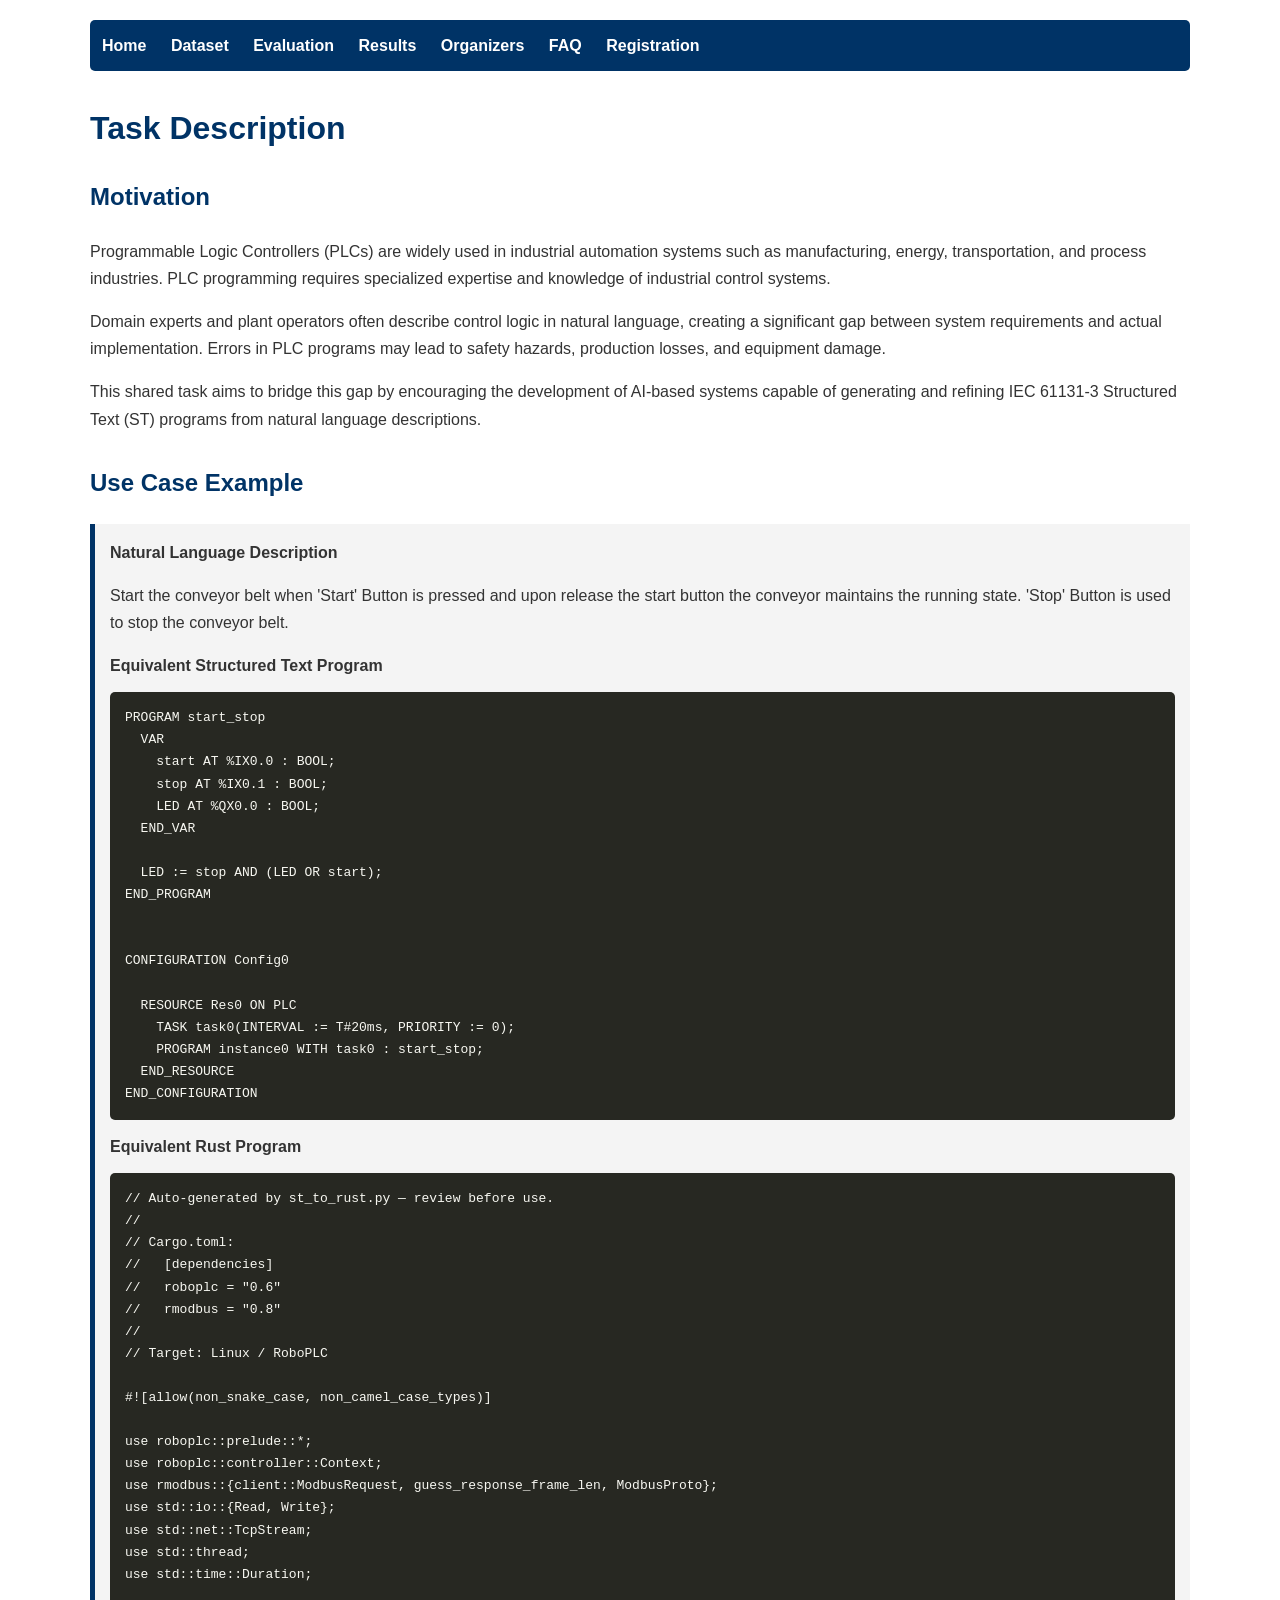
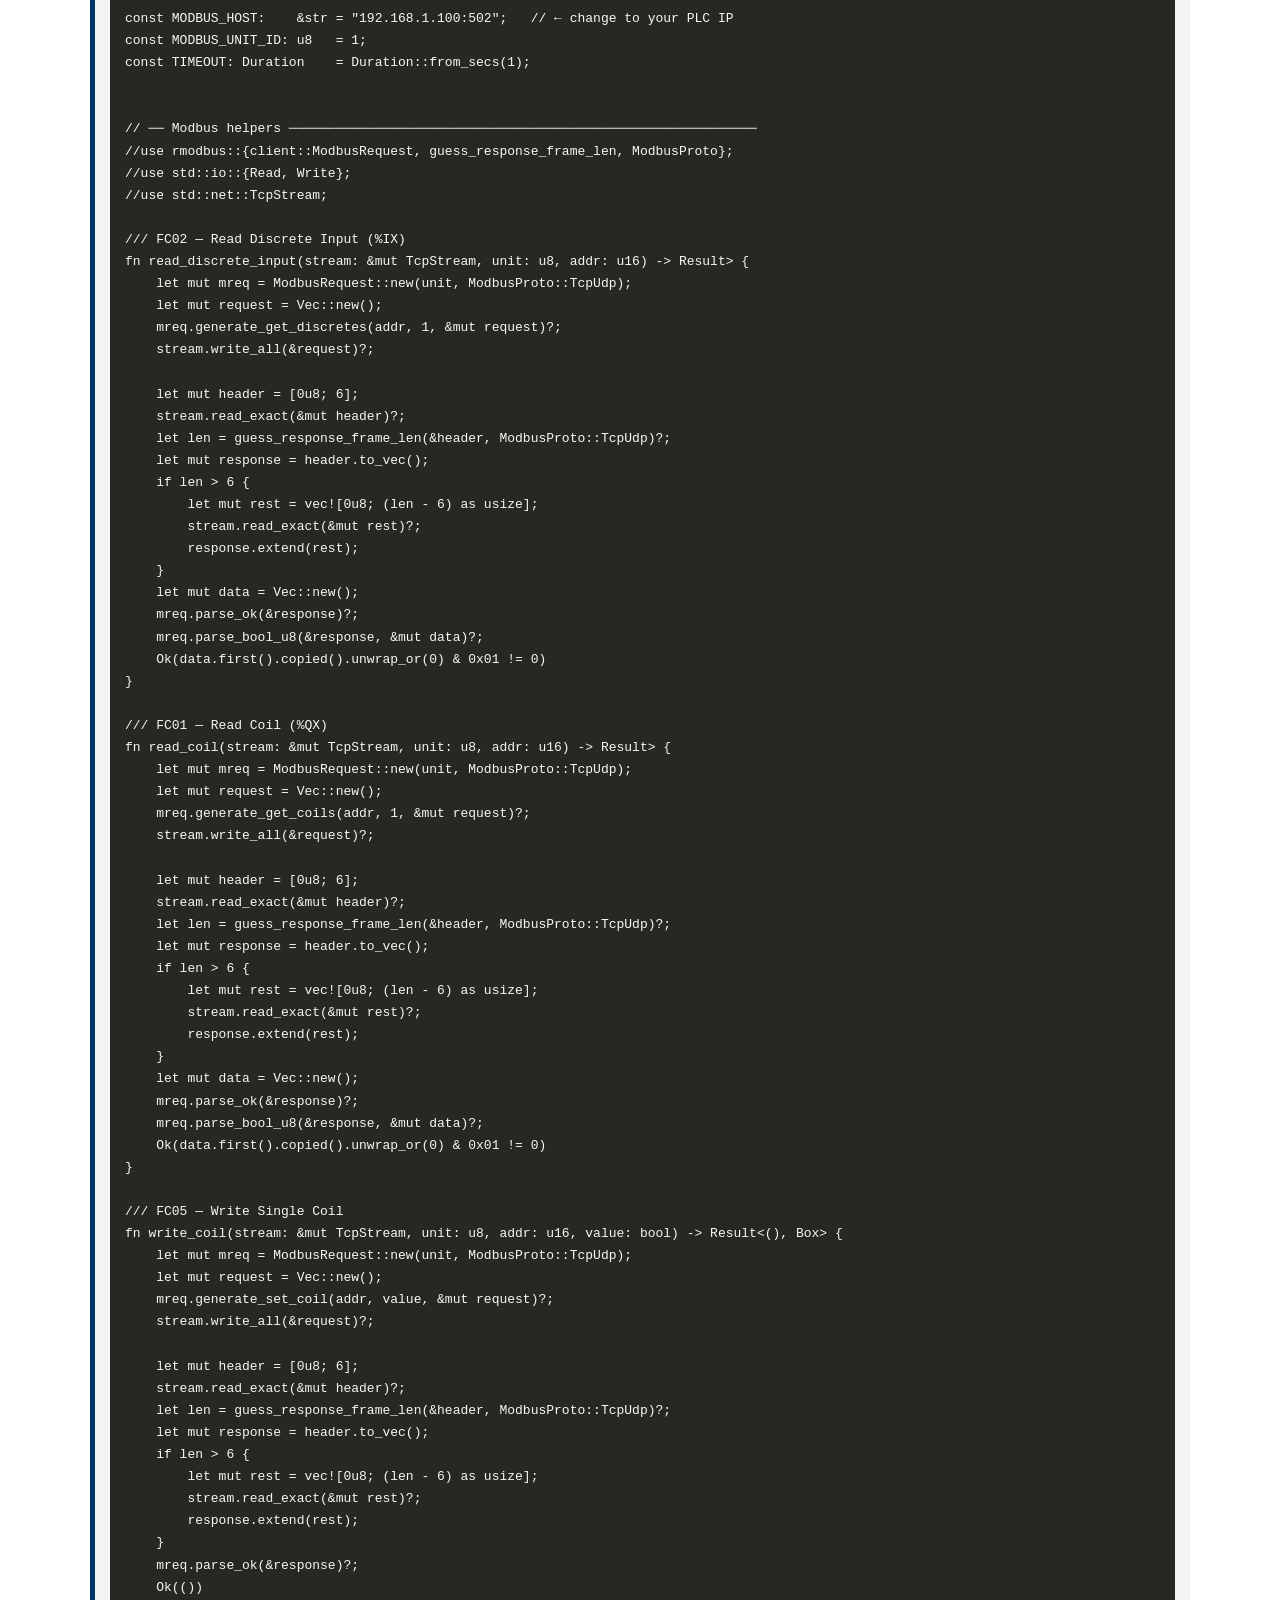
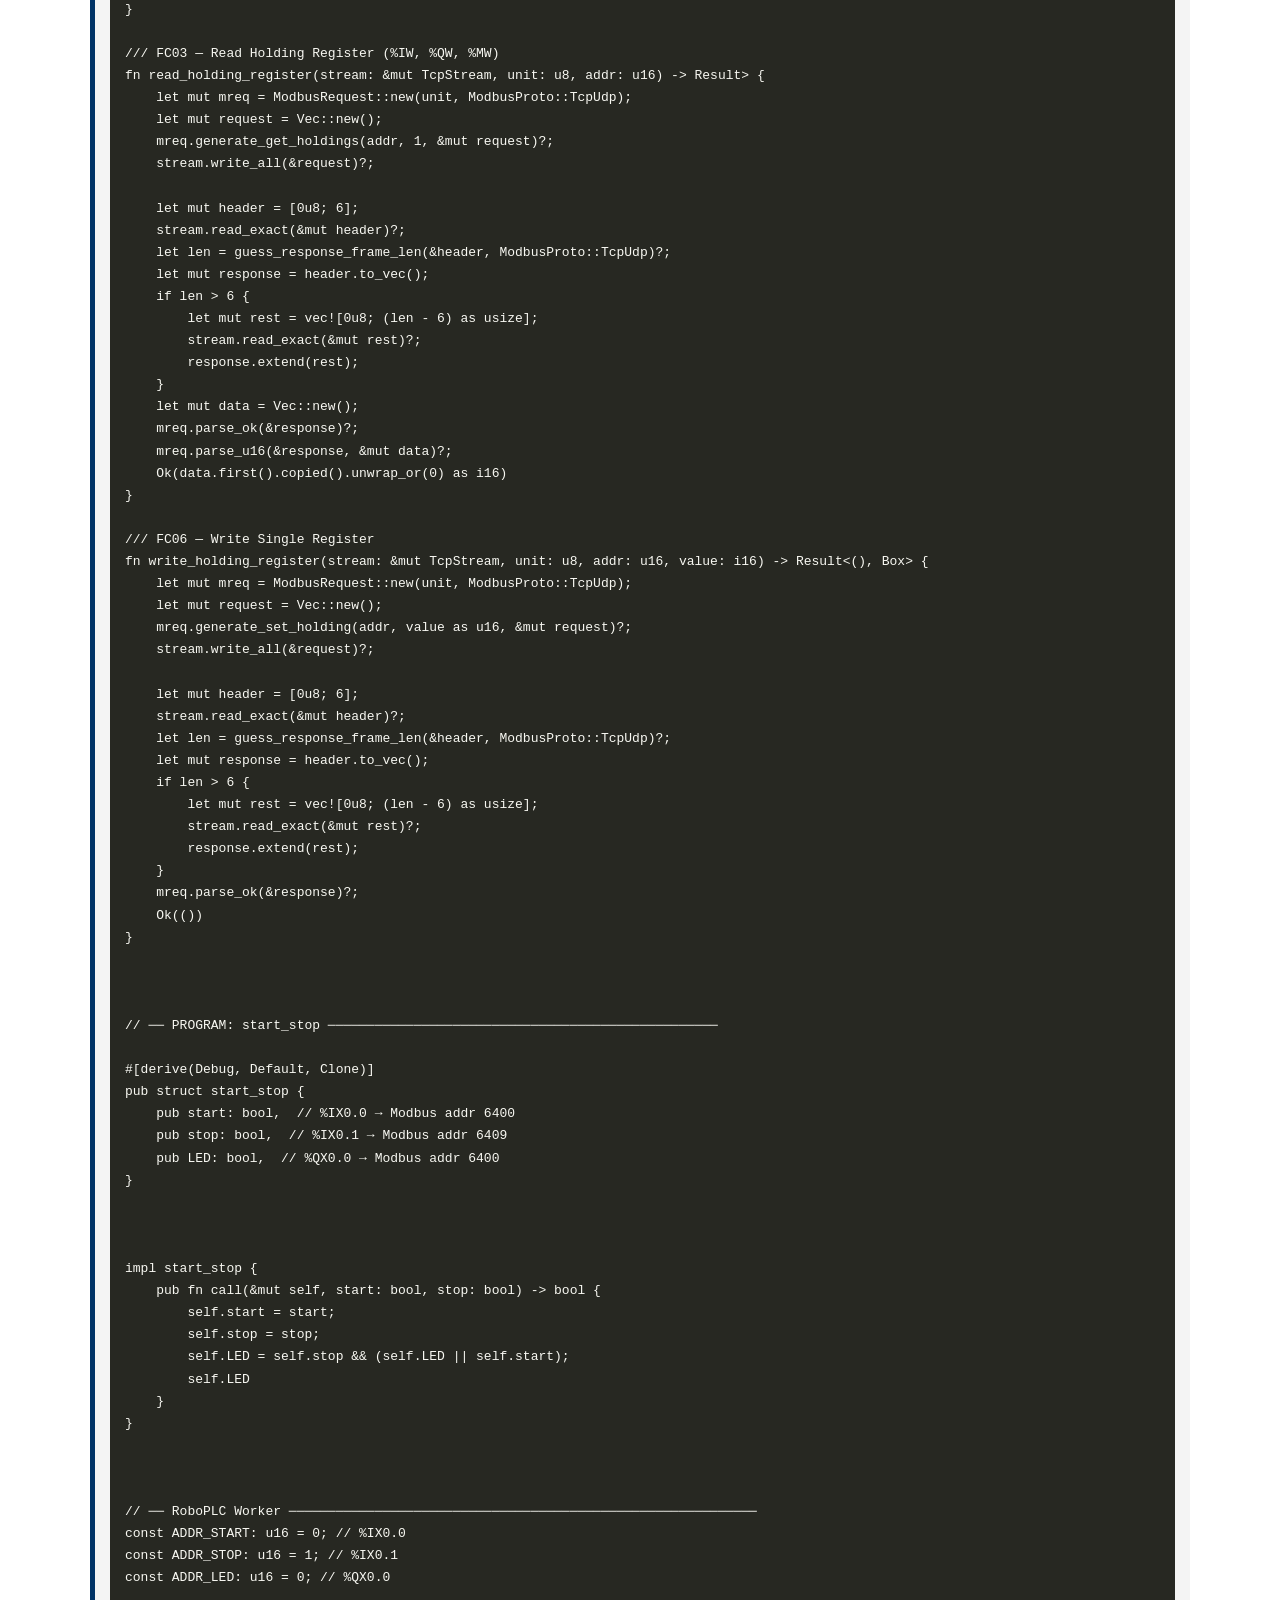
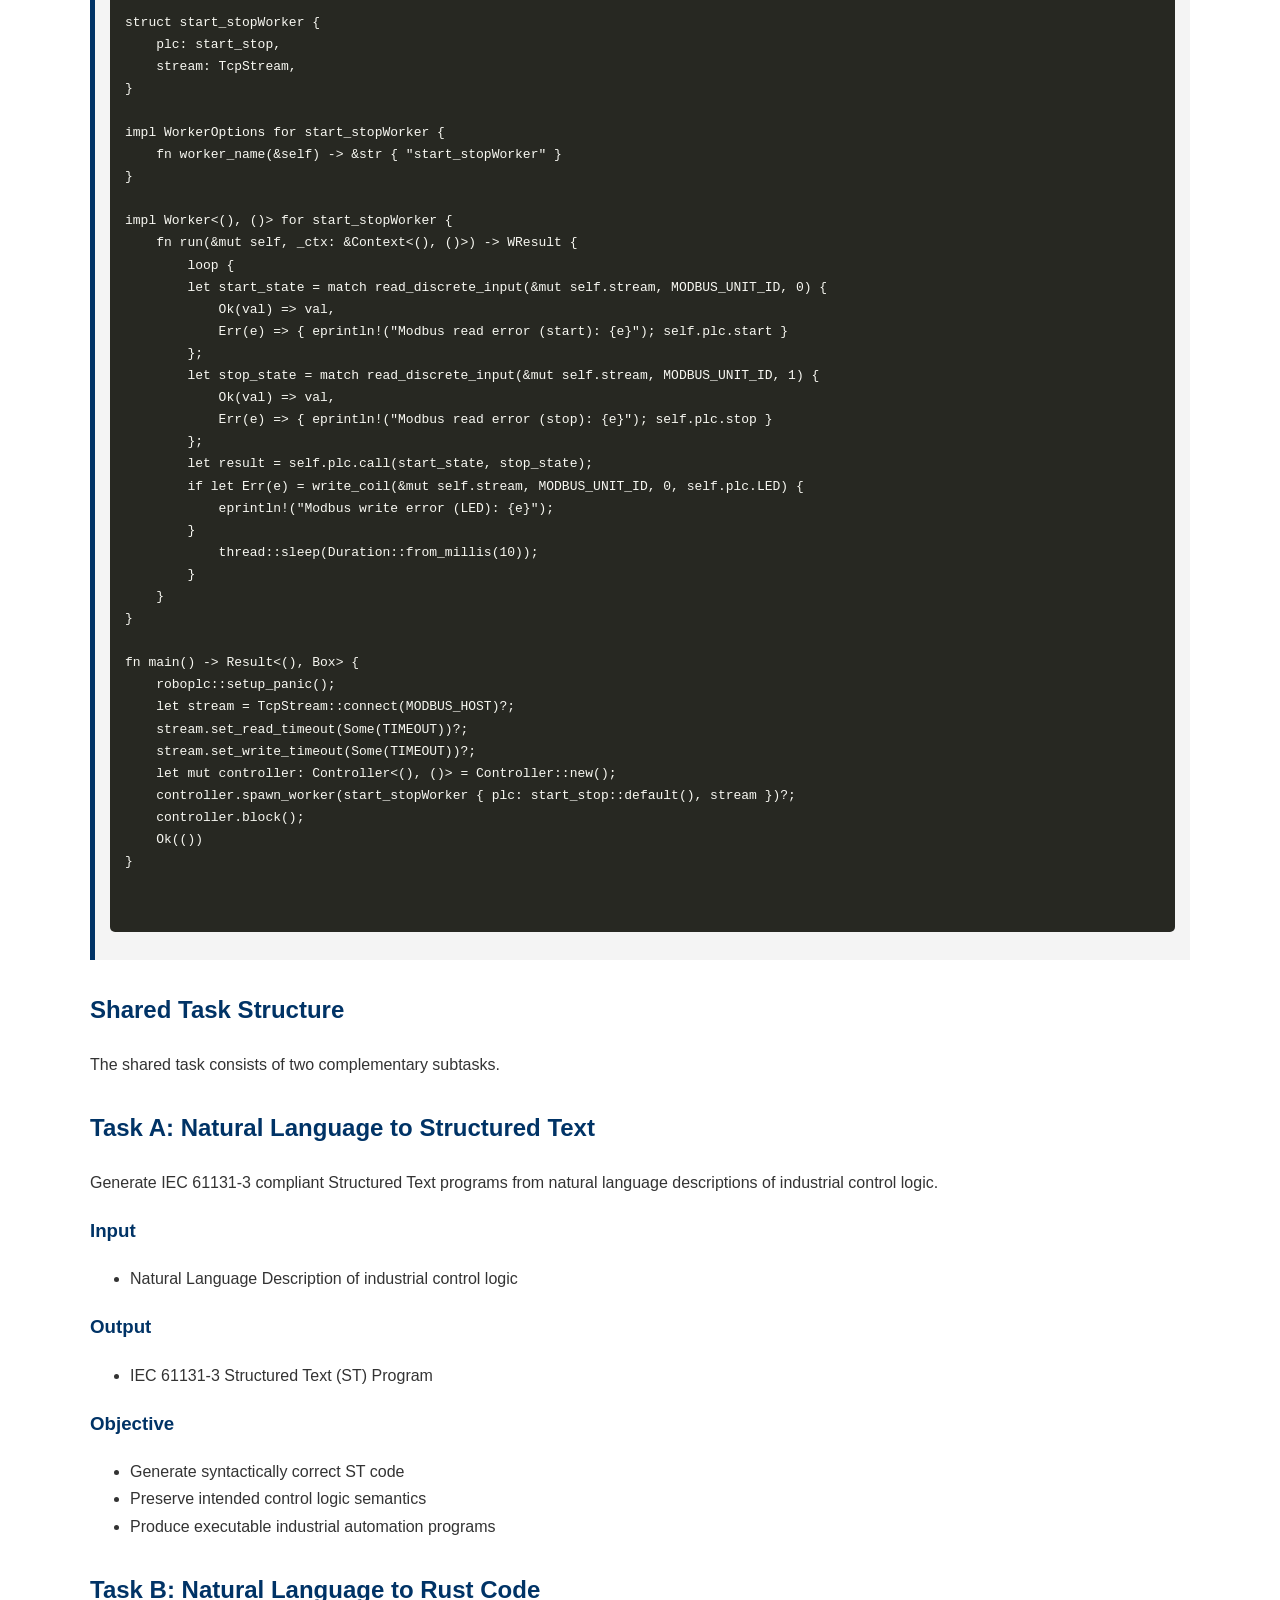
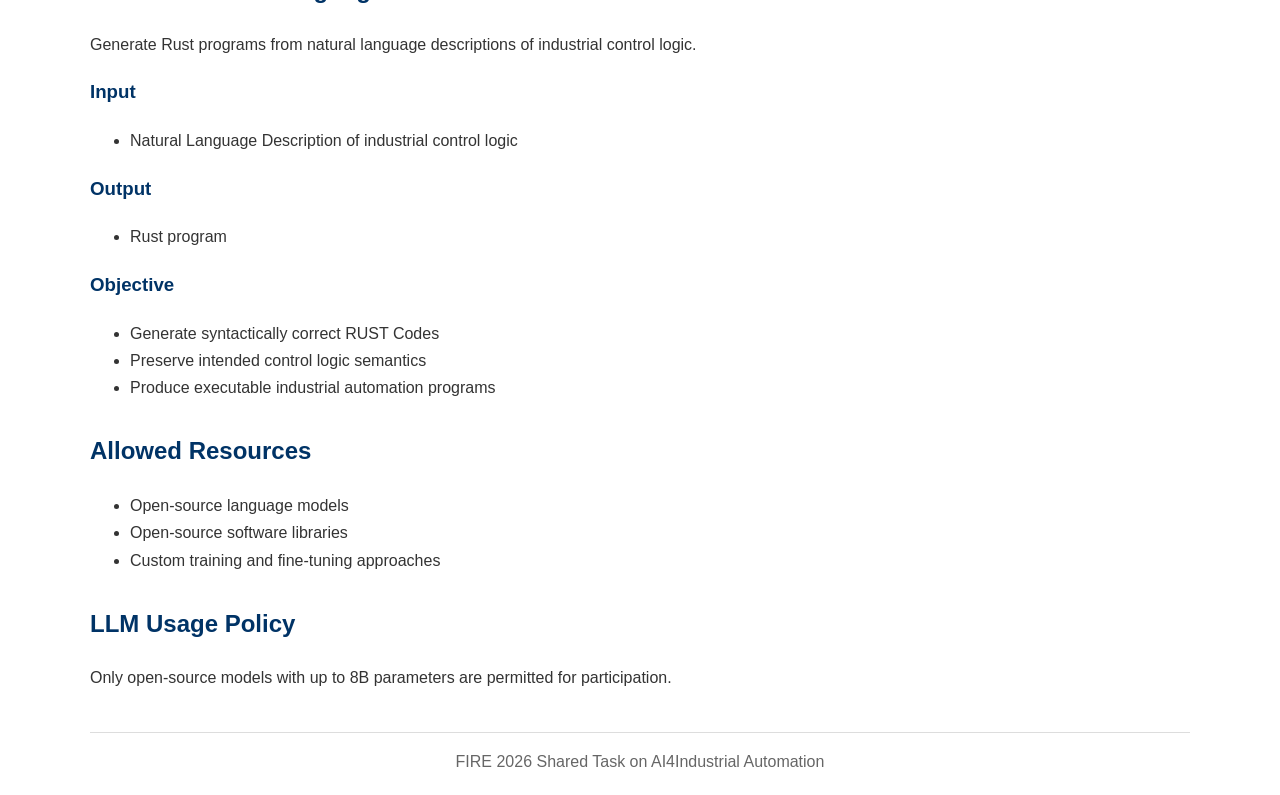
<file: task.html>
<!DOCTYPE html>
<html lang="en">
<head>
    <meta charset="UTF-8">
    <meta name="viewport" content="width=device-width, initial-scale=1.0">
    <title>Task Description | FIRE 2026 Shared Task</title>

    <style>
        body {
            font-family: Arial, Helvetica, sans-serif;
            max-width: 1100px;
            margin: auto;
            padding: 20px;
            line-height: 1.7;
            color: #333;
        }

        nav {
            background: #003366;
            padding: 12px;
            border-radius: 5px;
            margin-bottom: 30px;
        }

        nav a {
            color: white;
            text-decoration: none;
            margin-right: 20px;
            font-weight: bold;
        }

        h1, h2, h3 {
            color: #003366;
        }

        .section {
            margin-bottom: 30px;
        }

        .example {
            background: #f4f4f4;
            border-left: 5px solid #003366;
            padding: 15px;
            margin: 15px 0;
        }

        pre {
            background: #272822;
            color: #f8f8f2;
            padding: 15px;
            overflow-x: auto;
            border-radius: 5px;
        }

        .footer {
            margin-top: 40px;
            border-top: 1px solid #ddd;
            padding-top: 15px;
            text-align: center;
            color: #666;
        }
    </style>
</head>

<body>

<nav>
    <a href="index.html">Home</a>
    <a href="dataset.html">Dataset</a>
    <a href="evaluation.html">Evaluation</a>
    <a href="results.html">Results</a>
    <a href="organizers.html">Organizers</a>
    <a href="faq.html">FAQ</a>
    <a href="registration.html">Registration</a>
</nav>

<h1>Task Description</h1>

<div class="section">
<h2>Motivation</h2>

<p>
Programmable Logic Controllers (PLCs) are widely used in industrial automation
systems such as manufacturing, energy, transportation, and process industries.
PLC programming requires specialized expertise and knowledge of industrial
control systems.
</p>

<p>
Domain experts and plant operators often describe control logic in natural
language, creating a significant gap between system requirements and actual
implementation. Errors in PLC programs may lead to safety hazards, production
losses, and equipment damage.
</p>

<p>
This shared task aims to bridge this gap by encouraging the development of
AI-based systems capable of generating and refining IEC 61131-3 Structured Text
(ST) programs from natural language descriptions.
</p>
</div>

<div class="section">
<h2>Use Case Example</h2>

<div class="example">

<b>Natural Language Description</b>

<p>
Start the conveyor belt when 'Start' Button is pressed and upon release the start button the conveyor maintains the running state. 'Stop' Button is used to stop the conveyor belt.
</p>

<b>Equivalent Structured Text Program</b>

<pre>
PROGRAM start_stop
  VAR
    start AT %IX0.0 : BOOL;
    stop AT %IX0.1 : BOOL;
    LED AT %QX0.0 : BOOL;
  END_VAR

  LED := stop AND (LED OR start);
END_PROGRAM


CONFIGURATION Config0

  RESOURCE Res0 ON PLC
    TASK task0(INTERVAL := T#20ms, PRIORITY := 0);
    PROGRAM instance0 WITH task0 : start_stop;
  END_RESOURCE
END_CONFIGURATION
</pre>

<b>Equivalent Rust Program</b>

<pre>
// Auto-generated by st_to_rust.py — review before use.
//
// Cargo.toml:
//   [dependencies]
//   roboplc = "0.6"
//   rmodbus = "0.8"
//
// Target: Linux / RoboPLC

#![allow(non_snake_case, non_camel_case_types)]

use roboplc::prelude::*;
use roboplc::controller::Context;
use rmodbus::{client::ModbusRequest, guess_response_frame_len, ModbusProto};
use std::io::{Read, Write};
use std::net::TcpStream;
use std::thread;
use std::time::Duration;

const MODBUS_HOST:    &str = "192.168.1.100:502";   // ← change to your PLC IP
const MODBUS_UNIT_ID: u8   = 1;
const TIMEOUT: Duration    = Duration::from_secs(1);


// ── Modbus helpers ────────────────────────────────────────────────────────────
//use rmodbus::{client::ModbusRequest, guess_response_frame_len, ModbusProto};
//use std::io::{Read, Write};
//use std::net::TcpStream;

/// FC02 — Read Discrete Input (%IX)
fn read_discrete_input(stream: &mut TcpStream, unit: u8, addr: u16) -> Result<bool, Box<dyn std::error::Error>> {
    let mut mreq = ModbusRequest::new(unit, ModbusProto::TcpUdp);
    let mut request = Vec::new();
    mreq.generate_get_discretes(addr, 1, &mut request)?;
    stream.write_all(&request)?;

    let mut header = [0u8; 6];
    stream.read_exact(&mut header)?;
    let len = guess_response_frame_len(&header, ModbusProto::TcpUdp)?;
    let mut response = header.to_vec();
    if len > 6 {
        let mut rest = vec![0u8; (len - 6) as usize];
        stream.read_exact(&mut rest)?;
        response.extend(rest);
    }
    let mut data = Vec::new();
    mreq.parse_ok(&response)?;
    mreq.parse_bool_u8(&response, &mut data)?;
    Ok(data.first().copied().unwrap_or(0) & 0x01 != 0)
}

/// FC01 — Read Coil (%QX)
fn read_coil(stream: &mut TcpStream, unit: u8, addr: u16) -> Result<bool, Box<dyn std::error::Error>> {
    let mut mreq = ModbusRequest::new(unit, ModbusProto::TcpUdp);
    let mut request = Vec::new();
    mreq.generate_get_coils(addr, 1, &mut request)?;
    stream.write_all(&request)?;

    let mut header = [0u8; 6];
    stream.read_exact(&mut header)?;
    let len = guess_response_frame_len(&header, ModbusProto::TcpUdp)?;
    let mut response = header.to_vec();
    if len > 6 {
        let mut rest = vec![0u8; (len - 6) as usize];
        stream.read_exact(&mut rest)?;
        response.extend(rest);
    }
    let mut data = Vec::new();
    mreq.parse_ok(&response)?;
    mreq.parse_bool_u8(&response, &mut data)?;
    Ok(data.first().copied().unwrap_or(0) & 0x01 != 0)
}

/// FC05 — Write Single Coil
fn write_coil(stream: &mut TcpStream, unit: u8, addr: u16, value: bool) -> Result<(), Box<dyn std::error::Error>> {
    let mut mreq = ModbusRequest::new(unit, ModbusProto::TcpUdp);
    let mut request = Vec::new();
    mreq.generate_set_coil(addr, value, &mut request)?;
    stream.write_all(&request)?;

    let mut header = [0u8; 6];
    stream.read_exact(&mut header)?;
    let len = guess_response_frame_len(&header, ModbusProto::TcpUdp)?;
    let mut response = header.to_vec();
    if len > 6 {
        let mut rest = vec![0u8; (len - 6) as usize];
        stream.read_exact(&mut rest)?;
        response.extend(rest);
    }
    mreq.parse_ok(&response)?;
    Ok(())
}

/// FC03 — Read Holding Register (%IW, %QW, %MW)
fn read_holding_register(stream: &mut TcpStream, unit: u8, addr: u16) -> Result<i16, Box<dyn std::error::Error>> {
    let mut mreq = ModbusRequest::new(unit, ModbusProto::TcpUdp);
    let mut request = Vec::new();
    mreq.generate_get_holdings(addr, 1, &mut request)?;
    stream.write_all(&request)?;

    let mut header = [0u8; 6];
    stream.read_exact(&mut header)?;
    let len = guess_response_frame_len(&header, ModbusProto::TcpUdp)?;
    let mut response = header.to_vec();
    if len > 6 {
        let mut rest = vec![0u8; (len - 6) as usize];
        stream.read_exact(&mut rest)?;
        response.extend(rest);
    }
    let mut data = Vec::new();
    mreq.parse_ok(&response)?;
    mreq.parse_u16(&response, &mut data)?;
    Ok(data.first().copied().unwrap_or(0) as i16)
}

/// FC06 — Write Single Register
fn write_holding_register(stream: &mut TcpStream, unit: u8, addr: u16, value: i16) -> Result<(), Box<dyn std::error::Error>> {
    let mut mreq = ModbusRequest::new(unit, ModbusProto::TcpUdp);
    let mut request = Vec::new();
    mreq.generate_set_holding(addr, value as u16, &mut request)?;
    stream.write_all(&request)?;

    let mut header = [0u8; 6];
    stream.read_exact(&mut header)?;
    let len = guess_response_frame_len(&header, ModbusProto::TcpUdp)?;
    let mut response = header.to_vec();
    if len > 6 {
        let mut rest = vec![0u8; (len - 6) as usize];
        stream.read_exact(&mut rest)?;
        response.extend(rest);
    }
    mreq.parse_ok(&response)?;
    Ok(())
}



// ── PROGRAM: start_stop ──────────────────────────────────────────────────

#[derive(Debug, Default, Clone)]
pub struct start_stop {
    pub start: bool,  // %IX0.0 → Modbus addr 6400
    pub stop: bool,  // %IX0.1 → Modbus addr 6409
    pub LED: bool,  // %QX0.0 → Modbus addr 6400
}



impl start_stop {
    pub fn call(&mut self, start: bool, stop: bool) -> bool {
        self.start = start;
        self.stop = stop;
        self.LED = self.stop && (self.LED || self.start);
        self.LED
    }
}



// ── RoboPLC Worker ────────────────────────────────────────────────────────────
const ADDR_START: u16 = 0; // %IX0.0
const ADDR_STOP: u16 = 1; // %IX0.1
const ADDR_LED: u16 = 0; // %QX0.0

struct start_stopWorker {
    plc: start_stop,
    stream: TcpStream,
}

impl WorkerOptions for start_stopWorker {
    fn worker_name(&self) -> &str { "start_stopWorker" }
}

impl Worker<(), ()> for start_stopWorker {
    fn run(&mut self, _ctx: &Context<(), ()>) -> WResult {
        loop {
        let start_state = match read_discrete_input(&mut self.stream, MODBUS_UNIT_ID, 0) {
            Ok(val) => val,
            Err(e) => { eprintln!("Modbus read error (start): {e}"); self.plc.start }
        };
        let stop_state = match read_discrete_input(&mut self.stream, MODBUS_UNIT_ID, 1) {
            Ok(val) => val,
            Err(e) => { eprintln!("Modbus read error (stop): {e}"); self.plc.stop }
        };
        let result = self.plc.call(start_state, stop_state);
        if let Err(e) = write_coil(&mut self.stream, MODBUS_UNIT_ID, 0, self.plc.LED) {
            eprintln!("Modbus write error (LED): {e}");
        }
            thread::sleep(Duration::from_millis(10));
        }
    }
}

fn main() -> Result<(), Box<dyn std::error::Error>> {
    roboplc::setup_panic();
    let stream = TcpStream::connect(MODBUS_HOST)?;
    stream.set_read_timeout(Some(TIMEOUT))?;
    stream.set_write_timeout(Some(TIMEOUT))?;
    let mut controller: Controller<(), ()> = Controller::new();
    controller.spawn_worker(start_stopWorker { plc: start_stop::default(), stream })?;
    controller.block();
    Ok(())
}


</pre>
    
</div>
</div>

<div class="section">
<h2>Shared Task Structure</h2>

<p>
The shared task consists of two complementary subtasks.
</p>
</div>

<div class="section">
<h2>Task A: Natural Language to Structured Text</h2>

<p>
Generate IEC 61131-3 compliant Structured Text programs from natural language
descriptions of industrial control logic.
</p>

<h3>Input</h3>

<ul>
<li>Natural Language Description of industrial control logic</li>
</ul>

<h3>Output</h3>

<ul>
<li>IEC 61131-3 Structured Text (ST) Program</li>
</ul>

<h3>Objective</h3>

<ul>
<li>Generate syntactically correct ST code</li>
<li>Preserve intended control logic semantics</li>
<li>Produce executable industrial automation programs</li>
</ul>

</div>

<div class="section">
<h2>Task B: Natural Language to Rust Code</h2>

<p>
Generate Rust programs from natural language
descriptions of industrial control logic.
</p>

<h3>Input</h3>

<ul>
<li>Natural Language Description of industrial control logic</li>
</ul>

<h3>Output</h3>

<ul>
<li>Rust program</li>
</ul>

<h3>Objective</h3>

<ul>
<li>Generate syntactically correct RUST Codes</li>
<li>Preserve intended control logic semantics</li>
<li>Produce executable industrial automation programs</li>
</ul>

</div>

<div class="section">
<h2>Allowed Resources</h2>

<ul>
<li>Open-source language models</li>
<li>Open-source software libraries</li>
<li>Custom training and fine-tuning approaches</li>
</ul>
</div>

<div class="section">
<h2>LLM Usage Policy</h2>

<p>
Only open-source models with up to 8B parameters are permitted for participation.
</p>
</div>

<div class="footer">
FIRE 2026 Shared Task on AI4Industrial Automation
</div>

</body>
</html>
</file>
<file: css/style.css>
/* =========================================
   FIRE 2026 Shared Task Website
   Global Stylesheet
   ========================================= */

body {
    font-family: Arial, Helvetica, sans-serif;
    max-width: 1100px;
    margin: auto;
    padding: 20px;
    line-height: 1.7;
    color: #333333;
    background-color: #ffffff;
}

/* =========================================
   Banner
   ========================================= */

.banner {
    background: linear-gradient(to right, #fff3cd, #ffffff);
    border-left: 8px solid #ffcc00;
    padding: 25px;
    margin-bottom: 30px;
    border-radius: 8px;
    text-align: center;
    box-shadow: 0 2px 8px rgba(0,0,0,0.08);
}

.main-title {
    margin: 0;
    font-size: 42px;
    color: #003366;
    font-weight: bold;
}

.task-title {
    margin-top: 10px;
    margin-bottom: 10px;
    font-size: 28px;
    color: #444444;
    font-weight: normal;
}

.subtitle {
    font-size: 18px;
    font-weight: bold;
    color: #666666;
    letter-spacing: 1px;
}

/* =========================================
   Navigation Bar
   ========================================= */

nav {
    background: #003366;
    padding: 12px;
    border-radius: 5px;
    margin-bottom: 30px;
}

nav a {
    color: white;
    text-decoration: none;
    margin-right: 20px;
    font-weight: bold;
}

nav a:hover {
    text-decoration: underline;
}

/* =========================================
   Headings
   ========================================= */

h1 {
    color: #003366;
}

h2 {
    color: #003366;
    border-bottom: 2px solid #eeeeee;
    padding-bottom: 5px;
}

h3 {
    color: #003366;
}

/* =========================================
   Paragraphs
   ========================================= */

p {
    margin-bottom: 15px;
}

/* =========================================
   Lists
   ========================================= */

ul li,
ol li {
    margin-bottom: 8px;
}

/* =========================================
   Tables
   ========================================= */

table {
    width: 100%;
    border-collapse: collapse;
    margin-top: 15px;
    margin-bottom: 25px;
}

table,
th,
td {
    border: 1px solid #cccccc;
}

th {
    background-color: #f5f5f5;
    font-weight: bold;
}

th,
td {
    padding: 10px;
    text-align: left;
}

/* =========================================
   Notice / Alert Box
   ========================================= */

.notice {
    background: #fff3cd;
    border-left: 6px solid #ffcc00;
    padding: 15px;
    margin: 20px 0;
}

/* =========================================
   Information Boxes
   ========================================= */

.member,
.faq,
.registration-box,
.example,
.formula {
    background: #f8f9fa;
    border-left: 5px solid #003366;
    padding: 15px;
    margin-bottom: 15px;
}

/* =========================================
   Code Blocks
   ========================================= */

pre {
    background: #272822;
    color: #f8f8f2;
    padding: 15px;
    overflow-x: auto;
    border-radius: 5px;
}

.registration-marquee {
    color: #ff0000;
    font-weight: bold;
    font-size: 1.2em;
    white-space: nowrap;
    position: relative;
    overflow: hidden;
    margin-top: 10px;
    width: 100%;
}

.registration-marquee::after {
    content: "📢 Registration is Open 📢";
    position: absolute;
    left: -100%;
    animation: moveRight 12s linear infinite;
}

@keyframes moveRight {
    from {
        left: -100%;
    }
    to {
        left: 100%;
    }
}

/* =========================================
   Buttons
   ========================================= */

.button {
    display: inline-block;
    background: #003366;
    color: white;
    padding: 12px 24px;
    text-decoration: none;
    border-radius: 5px;
}

.button:hover {
    background: #00509e;
}

/* =========================================
   Footer
   ========================================= */

.footer {
    margin-top: 40px;
    border-top: 1px solid #dddddd;
    padding-top: 15px;
    text-align: center;
    color: #666666;
}

/* =========================================
   Mobile Responsive
   ========================================= */

@media screen and (max-width: 768px) {

    body {
        padding: 12px;
    }

    .main-title {
        font-size: 30px;
    }

    .task-title {
        font-size: 22px;
    }

    .subtitle {
        font-size: 16px;
    }

    nav a {
        display: block;
        margin: 8px 0;
    }
}
</file>
